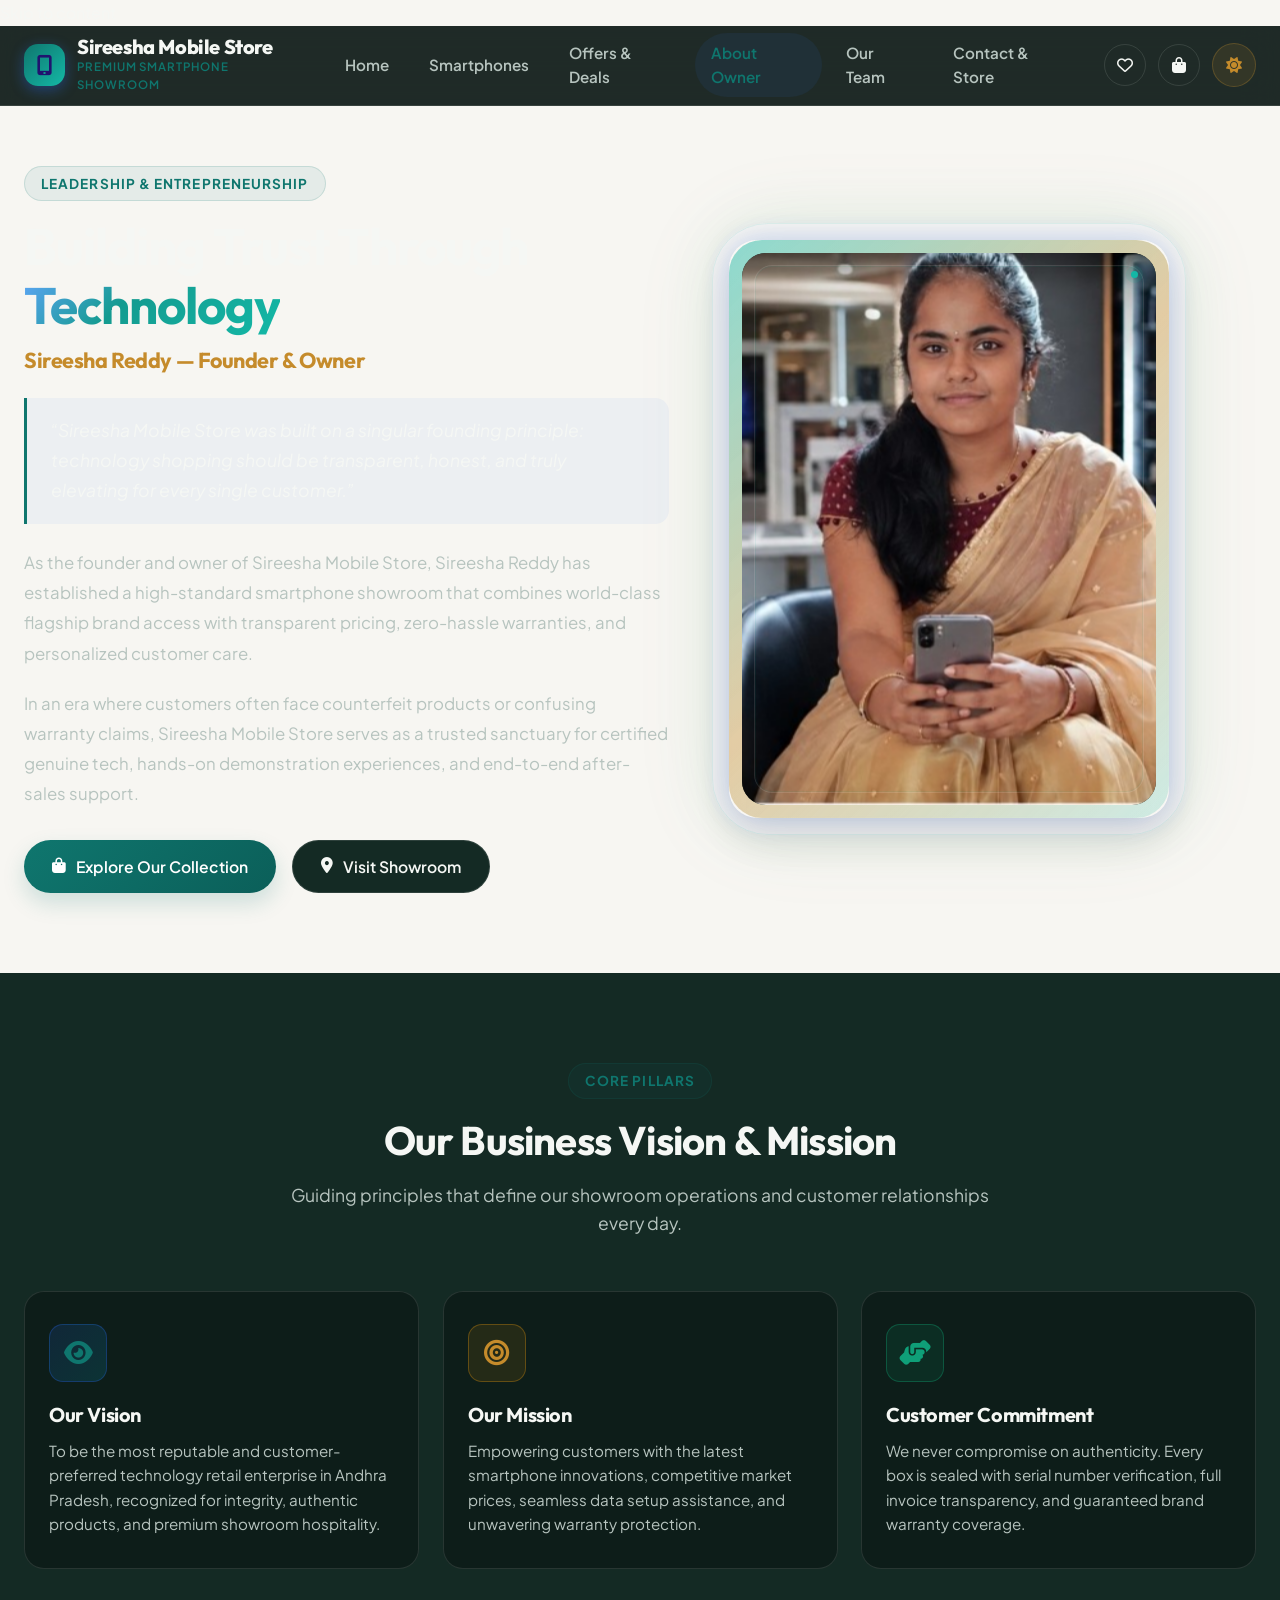
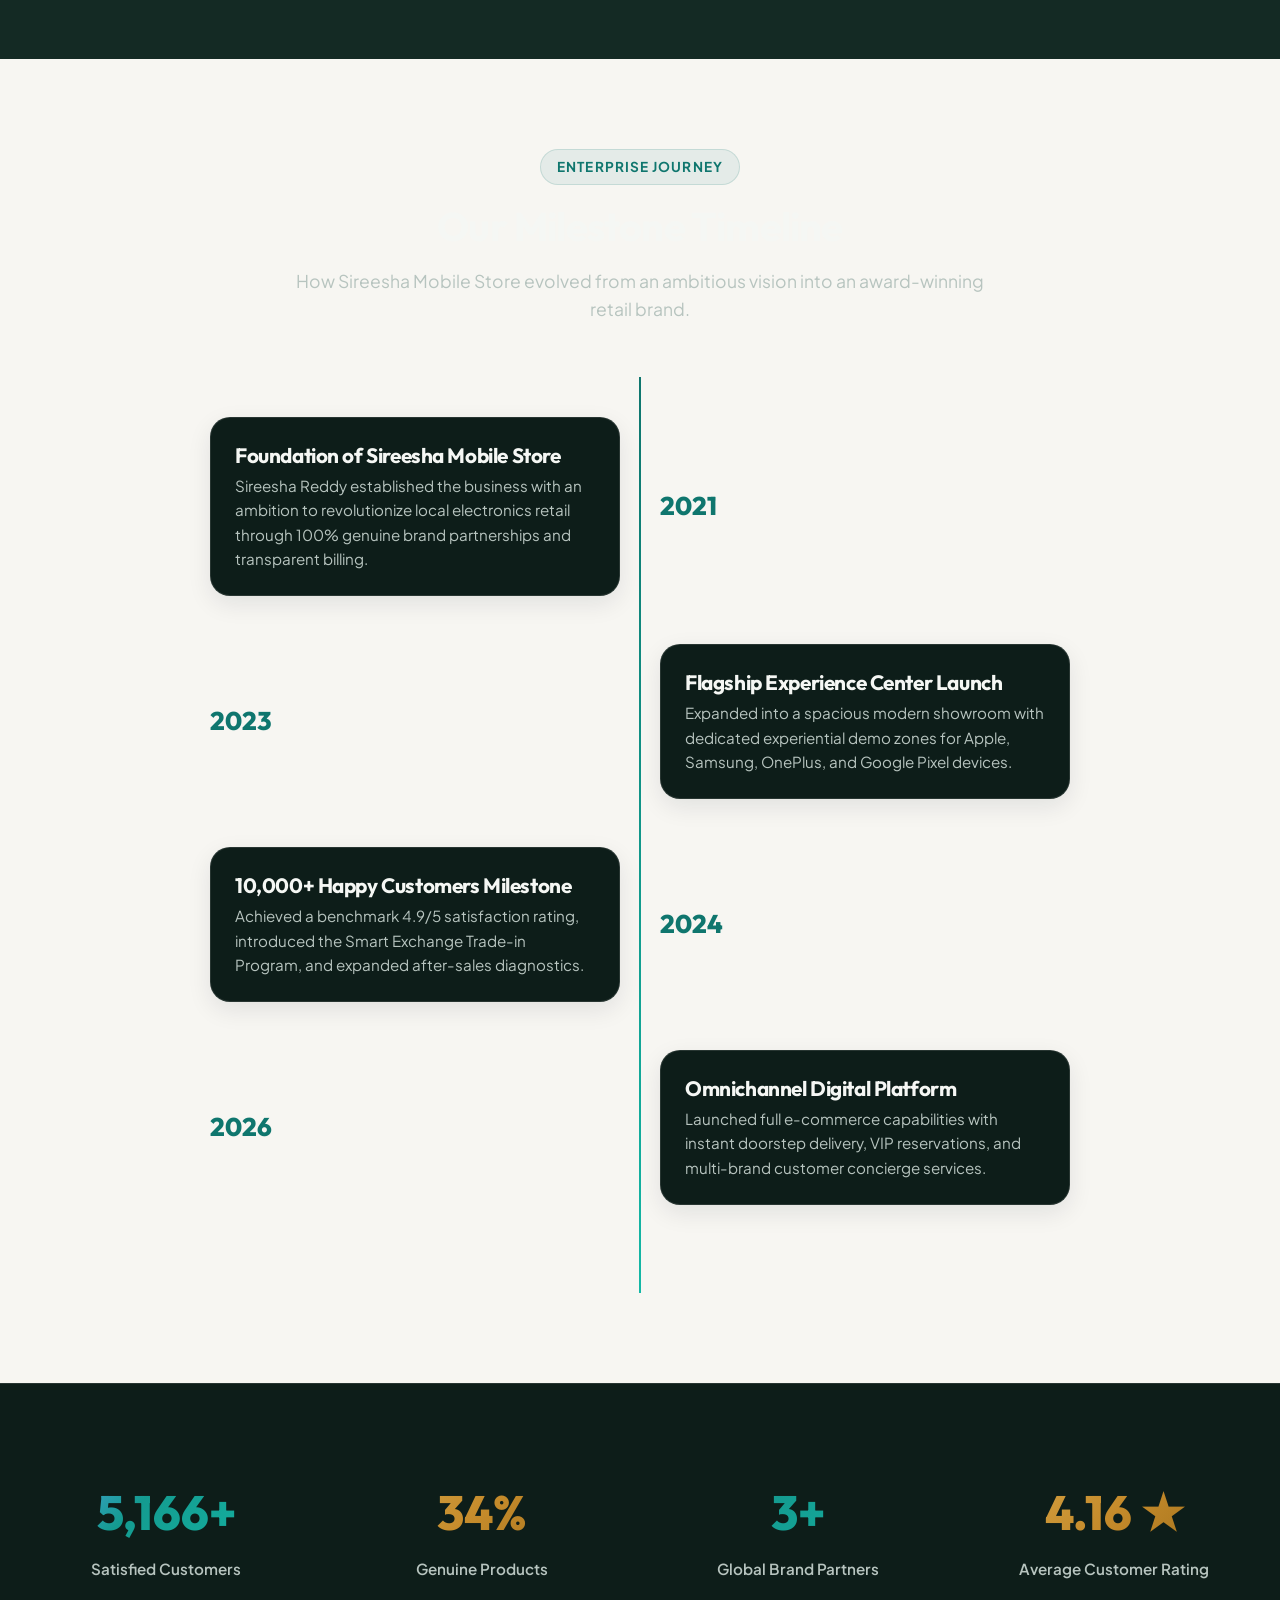
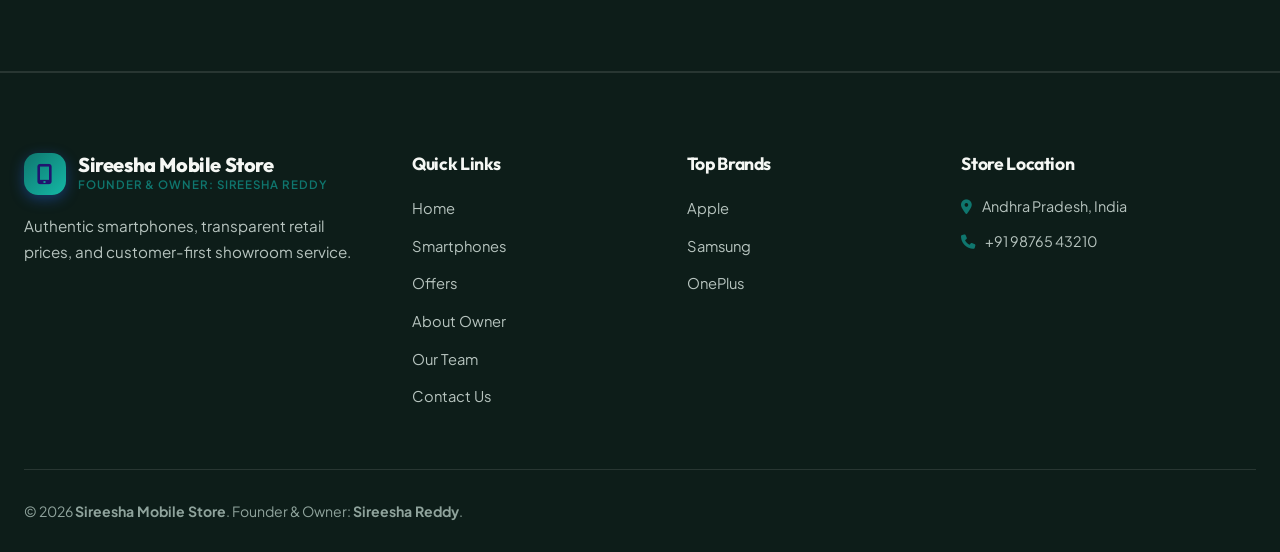
<file: Sireesha_Mobile_Store_Team_Enhanced/sireesha_v2/about.html>
<!DOCTYPE html>
<html lang="en" data-theme="dark">
<head>
  <meta charset="UTF-8">
  <meta name="viewport" content="width=device-width, initial-scale=1.0">
  <title>About Founder & Business — Sireesha Mobile Store</title>
  <meta name="description" content="Learn about Sireesha Reddy, Founder & Owner of Sireesha Mobile Store, our retail business vision, customer commitment, and showroom history.">
  
  <link rel="stylesheet" href="https://cdnjs.cloudflare.com/ajax/libs/font-awesome/6.5.1/css/all.min.css">
  <link rel="stylesheet" href="css/style.css">
</head>
<body>
  <a class="skip-link" href="#main-content">Skip to content</a>

  <!-- ==================== HEADER ==================== -->
  <header class="site-header">
    <div class="container header-container">
      <a href="index.html" class="logo-brand">
        <div class="logo-icon-box">
          <i class="fa-solid fa-mobile-screen-button"></i>
        </div>
        <div class="logo-text-group">
          <span class="logo-title">Sireesha Mobile Store</span>
          <span class="logo-subtitle">Premium Smartphone Showroom</span>
        </div>
      </a>

      <nav class="nav-menu">
        <a href="index.html" class="nav-link">Home</a>
        <a href="mobiles.html" class="nav-link">Smartphones</a>
        <a href="offers.html" class="nav-link">Offers & Deals</a>
        <a href="about.html" class="nav-link active">About Owner</a>
        <a href="team.html" class="nav-link">Our Team</a>
        <a href="contact.html" class="nav-link">Contact & Store</a>
      </nav>

      <div class="header-actions">
        <button class="action-btn open-wishlist-btn" title="Wishlist" aria-label="View Wishlist">
          <i class="fa-regular fa-heart"></i>
          <span class="badge-count wishlist-badge-count" style="display: none;">0</span>
        </button>
        <button class="action-btn open-cart-btn" title="Shopping Cart" aria-label="View Cart">
          <i class="fa-solid fa-bag-shopping"></i>
          <span class="badge-count cart-badge-count" style="display: none;">0</span>
        </button>
        <button class="action-btn theme-toggle-btn" title="Toggle Theme" aria-label="Toggle Theme">
          <i class="fa-solid fa-sun" style="color: #f59e0b;"></i>
        </button>
        <button class="mobile-nav-toggle" aria-label="Toggle Navigation">
          <i class="fa-solid fa-bars"></i>
        </button>
      </div>
    </div>
  </header>

  <!-- ==================== ABOUT HERO ==================== -->
  <section class="section" style="padding-top: 60px; padding-bottom: 80px;">
    <div class="container about-hero-grid">
      
      <div>
        <span class="section-badge">Leadership & Entrepreneurship</span>
        <h1 style="font-size: 3.2rem; margin-bottom: 12px; line-height: 1.15;">
          Building Trust Through <span class="gradient-text">Technology</span>
        </h1>
        <h2 style="font-size: 1.35rem; color: var(--accent-gold); font-weight: 700; margin-bottom: 24px;">
          Sireesha Reddy — Founder & Owner
        </h2>

        <div class="founder-quote-box">
          “Sireesha Mobile Store was built on a singular founding principle: technology shopping should be transparent, honest, and truly elevating for every single customer.”
        </div>

        <p style="color: var(--text-muted); font-size: 1.05rem; line-height: 1.8; margin-bottom: 20px;">
          As the founder and owner of Sireesha Mobile Store, Sireesha Reddy has established a high-standard smartphone showroom that combines world-class flagship brand access with transparent pricing, zero-hassle warranties, and personalized customer care.
        </p>

        <p style="color: var(--text-muted); font-size: 1.05rem; line-height: 1.8; margin-bottom: 30px;">
          In an era where customers often face counterfeit products or confusing warranty claims, Sireesha Mobile Store serves as a trusted sanctuary for certified genuine tech, hands-on demonstration experiences, and end-to-end after-sales support.
        </p>

        <div style="display: flex; gap: 16px; flex-wrap: wrap;">
          <a href="mobiles.html" class="btn btn-primary">
            <i class="fa-solid fa-bag-shopping"></i> Explore Our Collection
          </a>
          <a href="contact.html" class="btn btn-secondary">
            <i class="fa-solid fa-location-dot"></i> Visit Showroom
          </a>
        </div>
      </div>

      <div class="founder-card-frame">
        <div class="founder-image-container">
          <img src="images/profile/sireesha_hero.jpg" alt="Sireesha Reddy, Founder & Owner of Sireesha Mobile Store" class="founder-photo">
        </div>
      </div>

    </div>
  </section>

  <!-- ==================== BUSINESS VISION & MISSION ==================== -->
  <section class="section" style="background: var(--bg-surface-elevated);">
    <div class="container">
      <div class="section-header">
        <span class="section-badge">Core Pillars</span>
        <h2 class="section-title">Our Business Vision & Mission</h2>
        <p class="section-subtitle">Guiding principles that define our showroom operations and customer relationships every day.</p>
      </div>

      <div class="why-grid">
        <div class="why-card">
          <div class="why-icon-box"><i class="fa-solid fa-eye"></i></div>
          <h3 class="why-title">Our Vision</h3>
          <p class="why-desc">To be the most reputable and customer-preferred technology retail enterprise in Andhra Pradesh, recognized for integrity, authentic products, and premium showroom hospitality.</p>
        </div>

        <div class="why-card">
          <div class="why-icon-box" style="color: var(--accent-gold); border-color: rgba(245, 158, 11, 0.3); background: rgba(245, 158, 11, 0.1);"><i class="fa-solid fa-bullseye"></i></div>
          <h3 class="why-title">Our Mission</h3>
          <p class="why-desc">Empowering customers with the latest smartphone innovations, competitive market prices, seamless data setup assistance, and unwavering warranty protection.</p>
        </div>

        <div class="why-card">
          <div class="why-icon-box" style="color: var(--accent-emerald); border-color: rgba(16, 185, 129, 0.3); background: rgba(16, 185, 129, 0.1);"><i class="fa-solid fa-handshake-angle"></i></div>
          <h3 class="why-title">Customer Commitment</h3>
          <p class="why-desc">We never compromise on authenticity. Every box is sealed with serial number verification, full invoice transparency, and guaranteed brand warranty coverage.</p>
        </div>
      </div>
    </div>
  </section>

  <!-- ==================== GROWTH TIMELINE ==================== -->
  <section class="section">
    <div class="container">
      <div class="section-header">
        <span class="section-badge">Enterprise Journey</span>
        <h2 class="section-title">Our Milestone Timeline</h2>
        <p class="section-subtitle">How Sireesha Mobile Store evolved from an ambitious vision into an award-winning retail brand.</p>
      </div>

      <div class="timeline-track">
        
        <!-- 2021 -->
        <div class="timeline-node">
          <div class="timeline-content">
            <h3 style="font-size: 1.3rem; margin-bottom: 6px;">Foundation of Sireesha Mobile Store</h3>
            <p style="font-size: 0.95rem; color: var(--text-muted);">
              Sireesha Reddy established the business with an ambition to revolutionize local electronics retail through 100% genuine brand partnerships and transparent billing.
            </p>
          </div>
          <div class="timeline-year-badge">2021</div>
        </div>

        <!-- 2023 -->
        <div class="timeline-node">
          <div class="timeline-year-badge">2023</div>
          <div class="timeline-content">
            <h3 style="font-size: 1.3rem; margin-bottom: 6px;">Flagship Experience Center Launch</h3>
            <p style="font-size: 0.95rem; color: var(--text-muted);">
              Expanded into a spacious modern showroom with dedicated experiential demo zones for Apple, Samsung, OnePlus, and Google Pixel devices.
            </p>
          </div>
        </div>

        <!-- 2024 -->
        <div class="timeline-node">
          <div class="timeline-content">
            <h3 style="font-size: 1.3rem; margin-bottom: 6px;">10,000+ Happy Customers Milestone</h3>
            <p style="font-size: 0.95rem; color: var(--text-muted);">
              Achieved a benchmark 4.9/5 satisfaction rating, introduced the Smart Exchange Trade-in Program, and expanded after-sales diagnostics.
            </p>
          </div>
          <div class="timeline-year-badge">2024</div>
        </div>

        <!-- 2026 -->
        <div class="timeline-node">
          <div class="timeline-year-badge">2026</div>
          <div class="timeline-content">
            <h3 style="font-size: 1.3rem; margin-bottom: 6px;">Omnichannel Digital Platform</h3>
            <p style="font-size: 0.95rem; color: var(--text-muted);">
              Launched full e-commerce capabilities with instant doorstep delivery, VIP reservations, and multi-brand customer concierge services.
            </p>
          </div>
        </div>

      </div>
    </div>
  </section>

  <!-- ==================== STATS COUNTER ==================== -->
  <section class="section" style="background: var(--bg-surface); border-top: 1px solid var(--border-subtle); border-bottom: 1px solid var(--border-subtle);">
    <div class="container">
      <div style="display: grid; grid-template-columns: repeat(auto-fit, minmax(200px, 1fr)); gap: 32px; text-align: center;">
        <div>
          <div class="stat-counter gradient-text" data-target="15000" data-suffix="+" style="font-family: var(--font-heading); font-size: 3rem; font-weight: 800;">0</div>
          <div style="font-size: 0.95rem; color: var(--text-muted); font-weight: 600; margin-top: 6px;">Satisfied Customers</div>
        </div>
        <div>
          <div class="stat-counter gold-gradient-text" data-target="100" data-suffix="%" style="font-family: var(--font-heading); font-size: 3rem; font-weight: 800;">0</div>
          <div style="font-size: 0.95rem; color: var(--text-muted); font-weight: 600; margin-top: 6px;">Genuine Products</div>
        </div>
        <div>
          <div class="stat-counter gradient-text" data-target="10" data-suffix="+" style="font-family: var(--font-heading); font-size: 3rem; font-weight: 800;">0</div>
          <div style="font-size: 0.95rem; color: var(--text-muted); font-weight: 600; margin-top: 6px;">Global Brand Partners</div>
        </div>
        <div>
          <div class="stat-counter gold-gradient-text" data-target="49" data-prefix="4." data-suffix=" ★" style="font-family: var(--font-heading); font-size: 3rem; font-weight: 800;">0</div>
          <div style="font-size: 0.95rem; color: var(--text-muted); font-weight: 600; margin-top: 6px;">Average Customer Rating</div>
        </div>
      </div>
    </div>
  </section>

  <!-- ==================== FOOTER ==================== -->
  <footer class="site-footer">
    <div class="container">
      <div class="footer-top-grid">
        <div class="footer-brand-col">
          <a href="index.html" class="logo-brand">
            <div class="logo-icon-box"><i class="fa-solid fa-mobile-screen-button"></i></div>
            <div class="logo-text-group">
              <span class="logo-title">Sireesha Mobile Store</span>
              <span class="logo-subtitle">Founder & Owner: Sireesha Reddy</span>
            </div>
          </a>
          <p class="footer-brand-p">
            Authentic smartphones, transparent retail prices, and customer-first showroom service.
          </p>
        </div>
        <div>
          <h4 class="footer-col-title">Quick Links</h4>
          <ul class="footer-nav-list">
            <li><a href="index.html">Home</a></li>
            <li><a href="mobiles.html">Smartphones</a></li>
            <li><a href="offers.html">Offers</a></li>
            <li><a href="about.html">About Owner</a></li>
            <li><a href="team.html">Our Team</a></li>
            <li><a href="contact.html">Contact Us</a></li>
          </ul>
        </div>
        <div>
          <h4 class="footer-col-title">Top Brands</h4>
          <ul class="footer-nav-list">
            <li><a href="mobiles.html?brand=Apple">Apple</a></li>
            <li><a href="mobiles.html?brand=Samsung">Samsung</a></li>
            <li><a href="mobiles.html?brand=OnePlus">OnePlus</a></li>
          </ul>
        </div>
        <div>
          <h4 class="footer-col-title">Store Location</h4>
          <ul class="footer-nav-list">
            <li style="color: var(--text-muted); font-size: 0.9rem;"><i class="fa-solid fa-location-dot" style="color: var(--primary); margin-right: 8px;"></i> Andhra Pradesh, India</li>
            <li style="color: var(--text-muted); font-size: 0.9rem;"><i class="fa-solid fa-phone" style="color: var(--primary); margin-right: 8px;"></i> +91 98765 43210</li>
          </ul>
        </div>
      </div>
      <div class="footer-bottom-bar">
        <div>© 2026 <strong>Sireesha Mobile Store</strong>. Founder & Owner: <strong>Sireesha Reddy</strong>.</div>
      </div>
    </div>
  </footer>

  <!-- ==================== DRAWERS ==================== -->
  <div class="drawer-backdrop" id="drawer-backdrop">
    <div class="drawer-panel" id="cart-drawer-panel" style="display: none;">
      <div class="drawer-header">
        <h3 class="drawer-title"><i class="fa-solid fa-bag-shopping" style="color: var(--primary);"></i> Your Cart</h3>
        <button class="drawer-close-btn">✕</button>
      </div>
      <div class="drawer-body" id="cart-drawer-items"></div>
      <div class="drawer-footer" id="cart-drawer-summary"></div>
    </div>

    <div class="drawer-panel" id="wishlist-drawer-panel" style="display: none;">
      <div class="drawer-header">
        <h3 class="drawer-title"><i class="fa-solid fa-heart" style="color: var(--accent-rose);"></i> Saved Wishlist</h3>
        <button class="drawer-close-btn">✕</button>
      </div>
      <div class="drawer-body" id="wishlist-drawer-items"></div>
    </div>
  </div>

  <script src="js/products.js"></script>
  <script src="js/cart.js"></script>
  <script src="js/animations.js"></script>
  <script src="js/script.js"></script>
</body>
</html>
</file>
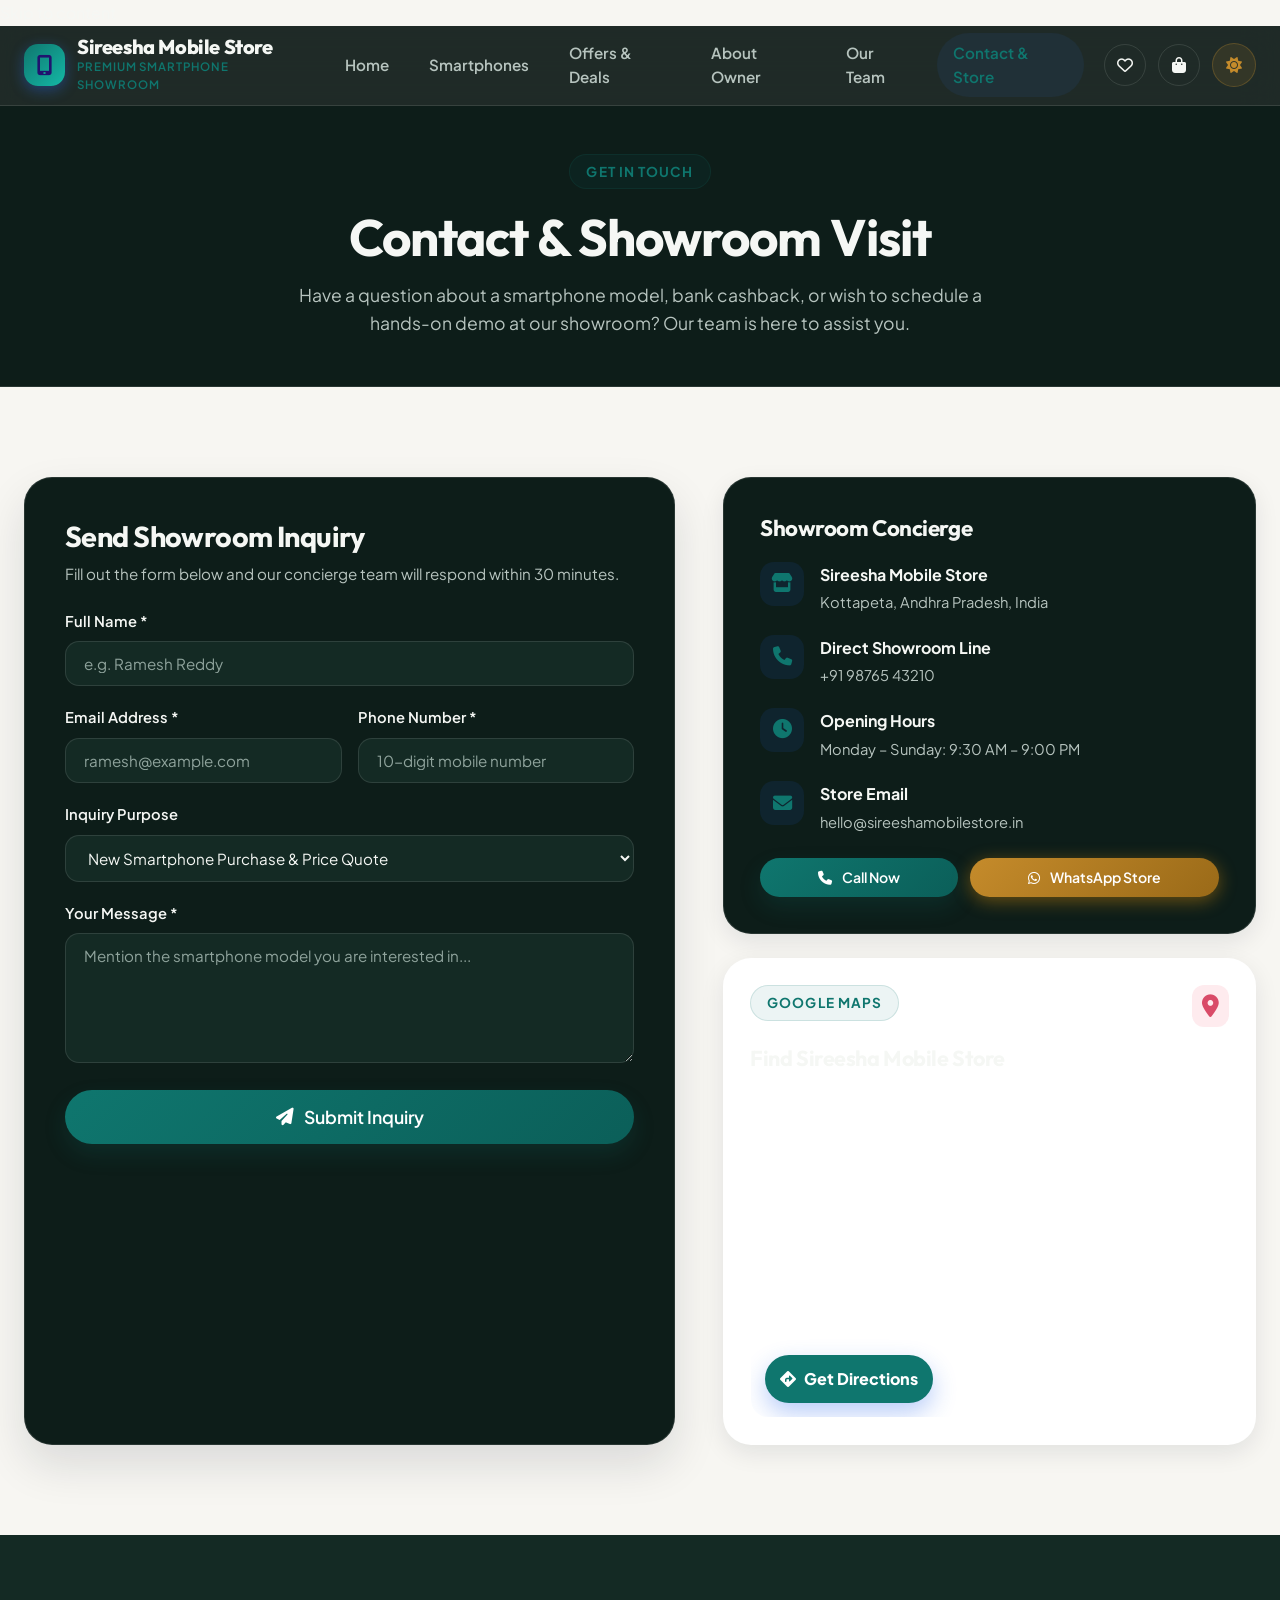
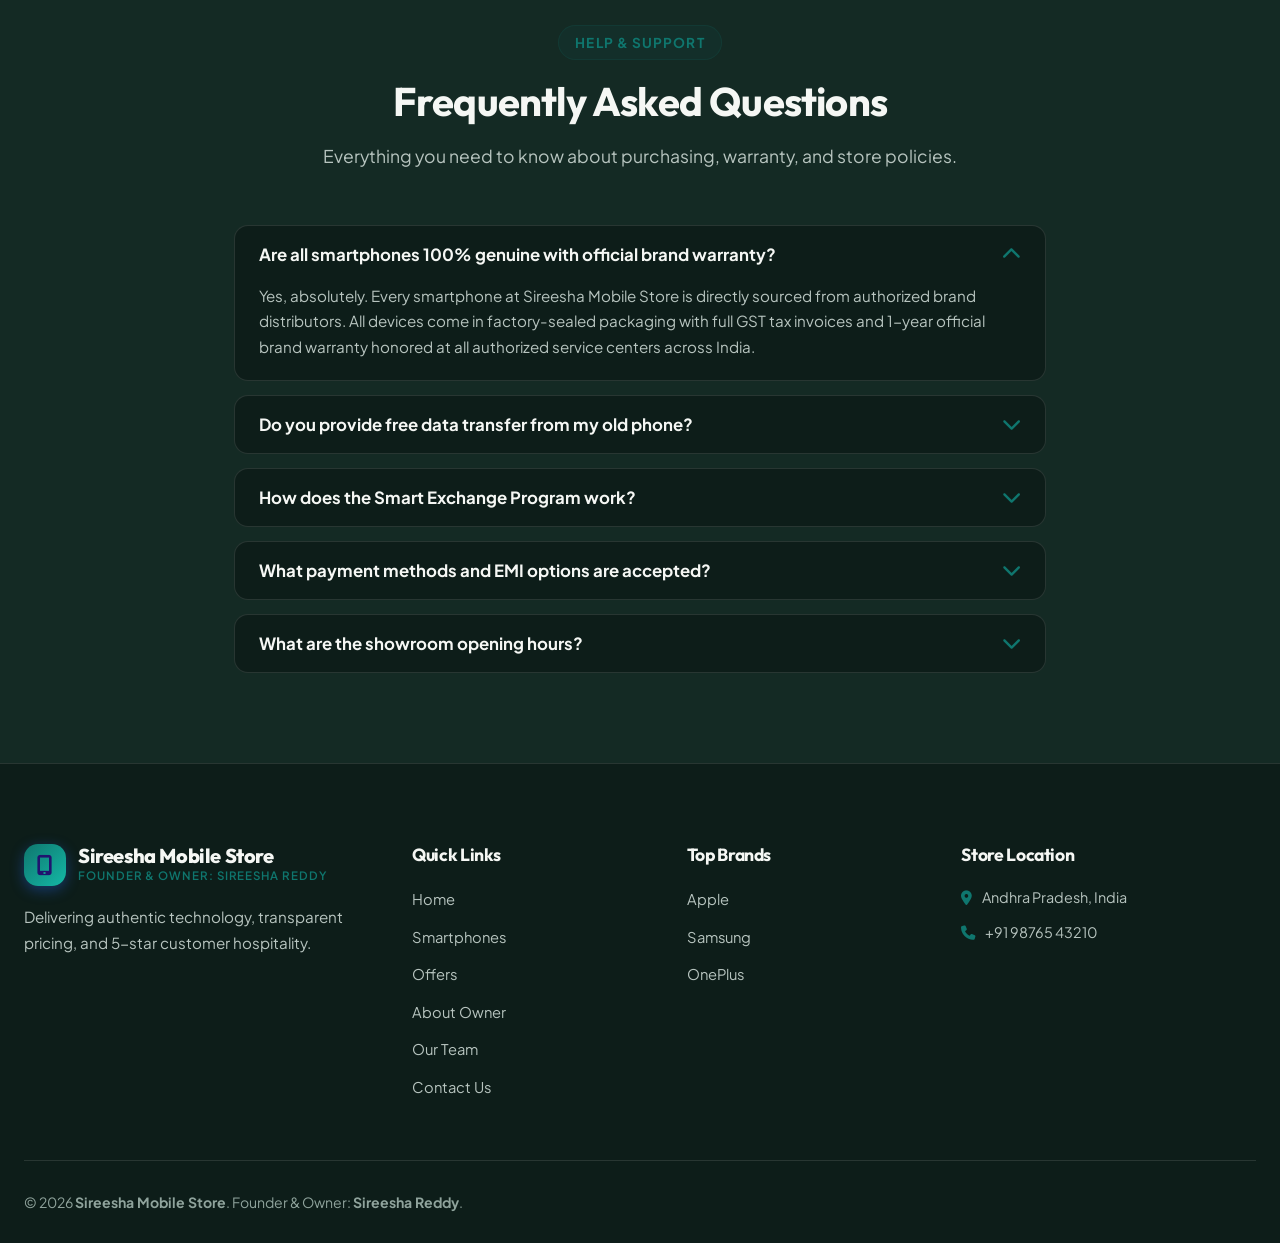
<file: Sireesha_Mobile_Store_Team_Enhanced/sireesha_v2/contact.html>
<!DOCTYPE html>
<html lang="en" data-theme="dark">
<head>
  <meta charset="UTF-8">
  <meta name="viewport" content="width=device-width, initial-scale=1.0">
  <title>Contact & Showroom Location — Sireesha Mobile Store</title>
  <meta name="description" content="Get in touch with Sireesha Mobile Store, book a VIP showroom visit, inquire about smartphone availability, or get directions to our flagship showroom.">
  
  <link rel="stylesheet" href="https://cdnjs.cloudflare.com/ajax/libs/font-awesome/6.5.1/css/all.min.css">
  <link rel="stylesheet" href="css/style.css">
</head>
<body>
  <a class="skip-link" href="#main-content">Skip to content</a>

  <!-- ==================== HEADER ==================== -->
  <header class="site-header">
    <div class="container header-container">
      <a href="index.html" class="logo-brand">
        <div class="logo-icon-box">
          <i class="fa-solid fa-mobile-screen-button"></i>
        </div>
        <div class="logo-text-group">
          <span class="logo-title">Sireesha Mobile Store</span>
          <span class="logo-subtitle">Premium Smartphone Showroom</span>
        </div>
      </a>

      <nav class="nav-menu">
        <a href="index.html" class="nav-link">Home</a>
        <a href="mobiles.html" class="nav-link">Smartphones</a>
        <a href="offers.html" class="nav-link">Offers & Deals</a>
        <a href="about.html" class="nav-link">About Owner</a>
        <a href="team.html" class="nav-link">Our Team</a>
        <a href="contact.html" class="nav-link active">Contact & Store</a>
      </nav>

      <div class="header-actions">
        <button class="action-btn open-wishlist-btn" title="Wishlist" aria-label="View Wishlist">
          <i class="fa-regular fa-heart"></i>
          <span class="badge-count wishlist-badge-count" style="display: none;">0</span>
        </button>
        <button class="action-btn open-cart-btn" title="Shopping Cart" aria-label="View Cart">
          <i class="fa-solid fa-bag-shopping"></i>
          <span class="badge-count cart-badge-count" style="display: none;">0</span>
        </button>
        <button class="action-btn theme-toggle-btn" title="Toggle Theme" aria-label="Toggle Theme">
          <i class="fa-solid fa-sun" style="color: #f59e0b;"></i>
        </button>
        <button class="mobile-nav-toggle" aria-label="Toggle Navigation">
          <i class="fa-solid fa-bars"></i>
        </button>
      </div>
    </div>
  </header>

  <!-- ==================== PAGE BANNER ==================== -->
  <div style="background: var(--bg-surface); border-bottom: 1px solid var(--border-subtle); padding: 48px 0;">
    <div class="container text-center" style="text-align: center; max-width: 760px; margin: 0 auto;">
      <span class="section-badge">Get in Touch</span>
      <h1 style="font-size: 3.2rem; margin-bottom: 12px;">Contact & Showroom Visit</h1>
      <p style="color: var(--text-muted); font-size: 1.1rem;">
        Have a question about a smartphone model, bank cashback, or wish to schedule a hands-on demo at our showroom? Our team is here to assist you.
      </p>
    </div>
  </div>

  <!-- ==================== MAIN CONTACT & LOCATION SECTION ==================== -->
  <main id="main-content" class="section">
    <div class="container">
      <div class="contact-layout">
        
        <!-- Contact Form Card -->
        <div class="contact-form-card">
          <h2 style="font-size: 1.8rem; margin-bottom: 8px;">Send Showroom Inquiry</h2>
          <p style="color: var(--text-muted); font-size: 0.95rem; margin-bottom: 24px;">Fill out the form below and our concierge team will respond within 30 minutes.</p>

          <form id="contact-form" novalidate>
            <div class="form-group">
              <label class="form-label" for="contact-name">Full Name *</label>
              <input type="text" id="contact-name" class="form-control" placeholder="e.g. Ramesh Reddy" required>
              <span class="form-error-msg">Please enter your name</span>
            </div>

            <div style="display: grid; grid-template-columns: 1fr 1fr; gap: 16px;">
              <div class="form-group">
                <label class="form-label" for="contact-email">Email Address *</label>
                <input type="email" id="contact-email" class="form-control" placeholder="ramesh@example.com" required>
                <span class="form-error-msg">Valid email required</span>
              </div>
              <div class="form-group">
                <label class="form-label" for="contact-phone">Phone Number *</label>
                <input type="tel" id="contact-phone" class="form-control" placeholder="10-digit mobile number" required>
                <span class="form-error-msg">Valid phone required</span>
              </div>
            </div>

            <div class="form-group">
              <label class="form-label" for="contact-subject">Inquiry Purpose</label>
              <select id="contact-subject" class="form-control">
                <option>New Smartphone Purchase & Price Quote</option>
                <option>Smart Exchange / Trade-In Valuation</option>
                <option>Bank Cashbacks & No-Cost EMI Options</option>
                <option>Book VIP Showroom Hands-On Demo</option>
                <option>Warranty & After-Sales Support</option>
              </select>
            </div>

            <div class="form-group">
              <label class="form-label" for="contact-message">Your Message *</label>
              <textarea id="contact-message" class="form-control" placeholder="Mention the smartphone model you are interested in..." required></textarea>
              <span class="form-error-msg">Please enter a message</span>
            </div>

            <button type="submit" class="btn btn-primary btn-lg" style="width: 100%;">
              <i class="fa-solid fa-paper-plane"></i> Submit Inquiry
            </button>
          </form>
        </div>

        <!-- Showroom Information & Quick Channels -->
        <div style="display: flex; flex-direction: column; gap: 24px;">
          
          <div style="background: var(--bg-surface); border: 1px solid var(--border-subtle); border-radius: var(--radius-xl); padding: 36px; box-shadow: var(--shadow-md);">
            <h3 style="font-size: 1.4rem; margin-bottom: 20px;">Showroom Concierge</h3>
            
            <div class="location-details-list" style="margin: 0 0 24px 0;">
              <div class="location-detail-item">
                <div class="loc-icon"><i class="fa-solid fa-store"></i></div>
                <div class="loc-text">
                  <strong>Sireesha Mobile Store</strong>
                  <span>Kottapeta, Andhra Pradesh, India</span>
                </div>
              </div>

              <div class="location-detail-item">
                <div class="loc-icon"><i class="fa-solid fa-phone"></i></div>
                <div class="loc-text">
                  <strong>Direct Showroom Line</strong>
                  <span>+91 98765 43210</span>
                </div>
              </div>

              <div class="location-detail-item">
                <div class="loc-icon"><i class="fa-solid fa-clock"></i></div>
                <div class="loc-text">
                  <strong>Opening Hours</strong>
                  <span>Monday – Sunday: 9:30 AM – 9:00 PM</span>
                </div>
              </div>

              <div class="location-detail-item">
                <div class="loc-icon"><i class="fa-solid fa-envelope"></i></div>
                <div class="loc-text">
                  <strong>Store Email</strong>
                  <span><a href="mailto:hello@sireeshamobilestore.in">hello@sireeshamobilestore.in</a></span>
                </div>
              </div>
            </div>

            <div style="display: flex; gap: 12px; flex-wrap: wrap;">
              <a href="tel:+919876543210" class="btn btn-primary btn-sm" style="flex-grow: 1;">
                <i class="fa-solid fa-phone"></i> Call Now
              </a>
              <a href="https://wa.me/919876543210" target="_blank" class="btn btn-gold btn-sm" style="flex-grow: 1;">
                <i class="fa-brands fa-whatsapp"></i> WhatsApp Store
              </a>
            </div>
          </div>

          <!-- Premium Google Maps Area -->
          <div class="contact-map-card">
            <div class="contact-map-heading">
              <div><span class="section-badge">Google Maps</span><h3>Find Sireesha Mobile Store</h3></div>
              <i class="fa-solid fa-location-dot"></i>
            </div>
            <div class="contact-map-frame">
              <iframe title="Google Maps — Sireesha Mobile Store Kottapeta" src="https://www.google.com/maps?q=Sireesha%20Mobile%20Store%20Kottapeta%20Andhra%20Pradesh%20India&output=embed" loading="lazy" referrerpolicy="no-referrer-when-downgrade"></iframe>
              <a href="https://www.google.com/maps/search/?api=1&query=Sireesha+Mobile+Store+Kottapeta+Andhra+Pradesh+India" target="_blank" rel="noopener" class="map-floating-button"><i class="fa-solid fa-diamond-turn-right"></i> Get Directions</a>
            </div>
          </div>

        </div>

      </div>
    </div>
  </main>

  <!-- ==================== FREQUENTLY ASKED QUESTIONS (FAQ) ==================== -->
  <section class="section" style="background: var(--bg-surface-elevated);">
    <div class="container" style="max-width: 860px;">
      <div class="section-header">
        <span class="section-badge">Help & Support</span>
        <h2 class="section-title">Frequently Asked Questions</h2>
        <p class="section-subtitle">Everything you need to know about purchasing, warranty, and store policies.</p>
      </div>

      <div class="faq-accordion">
        
        <div class="faq-item active">
          <button class="faq-question">
            <span>Are all smartphones 100% genuine with official brand warranty?</span>
            <i class="fa-solid fa-chevron-down faq-icon"></i>
          </button>
          <div class="faq-answer">
            Yes, absolutely. Every smartphone at Sireesha Mobile Store is directly sourced from authorized brand distributors. All devices come in factory-sealed packaging with full GST tax invoices and 1-year official brand warranty honored at all authorized service centers across India.
          </div>
        </div>

        <div class="faq-item">
          <button class="faq-question">
            <span>Do you provide free data transfer from my old phone?</span>
            <i class="fa-solid fa-chevron-down faq-icon"></i>
          </button>
          <div class="faq-answer">
            Yes! Our showroom technical specialists assist you with complete 100% data migration (contacts, WhatsApp chats, photos, apps, and accounts) free of charge when you purchase your smartphone from us.
          </div>
        </div>

        <div class="faq-item">
          <button class="faq-question">
            <span>How does the Smart Exchange Program work?</span>
            <i class="fa-solid fa-chevron-down faq-icon"></i>
          </button>
          <div class="faq-answer">
            Bring your existing smartphone in any working condition to our showroom. Our diagnostic specialist will run a 5-minute evaluation and offer you top market value plus an exclusive founder exchange bonus up to ₹5,000 deducted directly from your new phone purchase.
          </div>
        </div>

        <div class="faq-item">
          <button class="faq-question">
            <span>What payment methods and EMI options are accepted?</span>
            <i class="fa-solid fa-chevron-down faq-icon"></i>
          </button>
          <div class="faq-answer">
            We accept all major Credit Cards, Debit Cards, UPI, Net Banking, and offer 0% interest No-Cost EMI through HDFC, ICICI, SBI, Axis, Bajaj Finserv, and ZestMoney with flexible tenures up to 24 months.
          </div>
        </div>

        <div class="faq-item">
          <button class="faq-question">
            <span>What are the showroom opening hours?</span>
            <i class="fa-solid fa-chevron-down faq-icon"></i>
          </button>
          <div class="faq-answer">
            Our flagship showroom is open 7 days a week, Monday through Sunday, from 9:30 AM to 10:00 PM. Walk-ins are always warmly welcomed!
          </div>
        </div>

      </div>
    </div>
  </section>

  <!-- ==================== FOOTER ==================== -->
  <footer class="site-footer">
    <div class="container">
      <div class="footer-top-grid">
        <div class="footer-brand-col">
          <a href="index.html" class="logo-brand">
            <div class="logo-icon-box"><i class="fa-solid fa-mobile-screen-button"></i></div>
            <div class="logo-text-group">
              <span class="logo-title">Sireesha Mobile Store</span>
              <span class="logo-subtitle">Founder & Owner: Sireesha Reddy</span>
            </div>
          </a>
          <p class="footer-brand-p">
            Delivering authentic technology, transparent pricing, and 5-star customer hospitality.
          </p>
        </div>
        <div>
          <h4 class="footer-col-title">Quick Links</h4>
          <ul class="footer-nav-list">
            <li><a href="index.html">Home</a></li>
            <li><a href="mobiles.html">Smartphones</a></li>
            <li><a href="offers.html">Offers</a></li>
            <li><a href="about.html">About Owner</a></li>
            <li><a href="team.html">Our Team</a></li>
            <li><a href="contact.html">Contact Us</a></li>
          </ul>
        </div>
        <div>
          <h4 class="footer-col-title">Top Brands</h4>
          <ul class="footer-nav-list">
            <li><a href="mobiles.html?brand=Apple">Apple</a></li>
            <li><a href="mobiles.html?brand=Samsung">Samsung</a></li>
            <li><a href="mobiles.html?brand=OnePlus">OnePlus</a></li>
          </ul>
        </div>
        <div>
          <h4 class="footer-col-title">Store Location</h4>
          <ul class="footer-nav-list">
            <li style="color: var(--text-muted); font-size: 0.9rem;"><i class="fa-solid fa-location-dot" style="color: var(--primary); margin-right: 8px;"></i> Andhra Pradesh, India</li>
            <li style="color: var(--text-muted); font-size: 0.9rem;"><i class="fa-solid fa-phone" style="color: var(--primary); margin-right: 8px;"></i> +91 98765 43210</li>
          </ul>
        </div>
      </div>
      <div class="footer-bottom-bar">
        <div>© 2026 <strong>Sireesha Mobile Store</strong>. Founder & Owner: <strong>Sireesha Reddy</strong>.</div>
      </div>
    </div>
  </footer>

  <!-- ==================== DRAWERS ==================== -->
  <div class="drawer-backdrop" id="drawer-backdrop">
    <div class="drawer-panel" id="cart-drawer-panel" style="display: none;">
      <div class="drawer-header">
        <h3 class="drawer-title"><i class="fa-solid fa-bag-shopping" style="color: var(--primary);"></i> Your Cart</h3>
        <button class="drawer-close-btn">✕</button>
      </div>
      <div class="drawer-body" id="cart-drawer-items"></div>
      <div class="drawer-footer" id="cart-drawer-summary"></div>
    </div>

    <div class="drawer-panel" id="wishlist-drawer-panel" style="display: none;">
      <div class="drawer-header">
        <h3 class="drawer-title"><i class="fa-solid fa-heart" style="color: var(--accent-rose);"></i> Saved Wishlist</h3>
        <button class="drawer-close-btn">✕</button>
      </div>
      <div class="drawer-body" id="wishlist-drawer-items"></div>
    </div>
  </div>

  <script src="js/products.js"></script>
  <script src="js/cart.js"></script>
  <script src="js/animations.js"></script>
  <script src="js/script.js"></script>
</body>
</html>
</file>
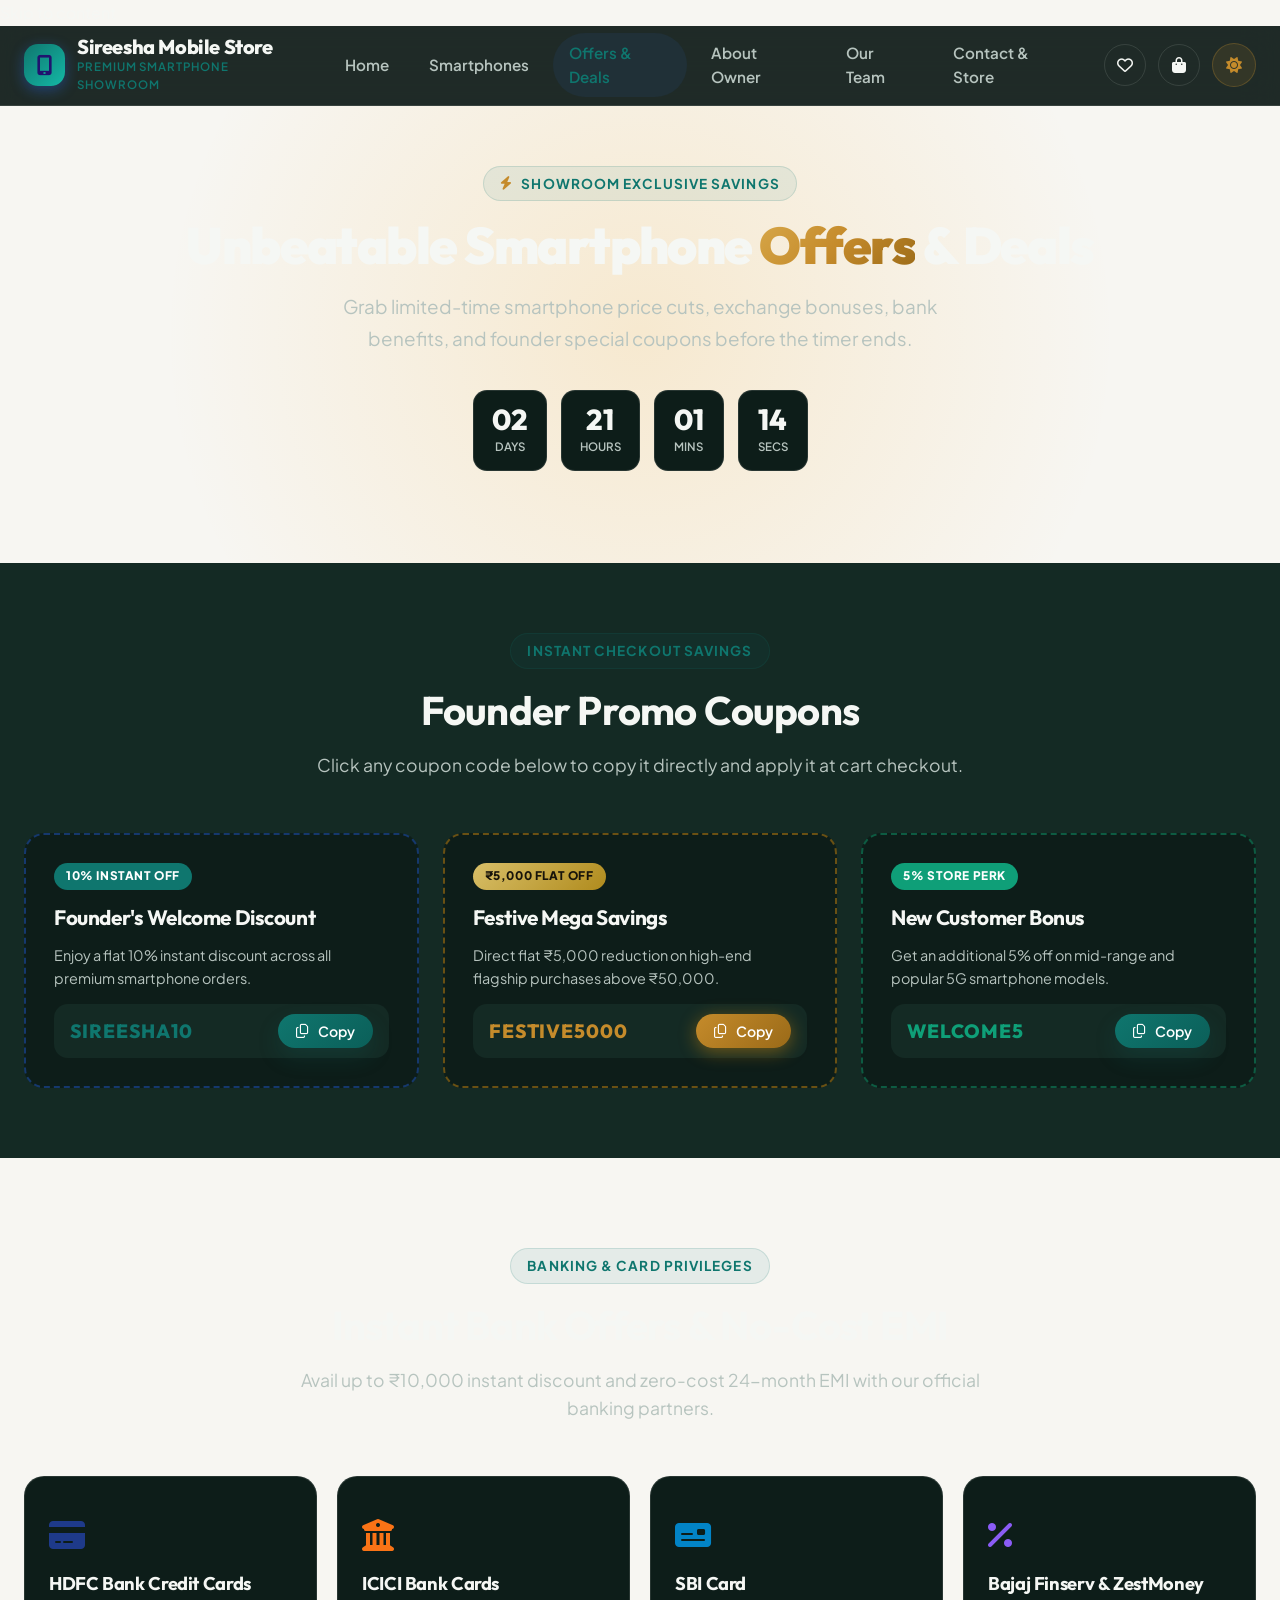
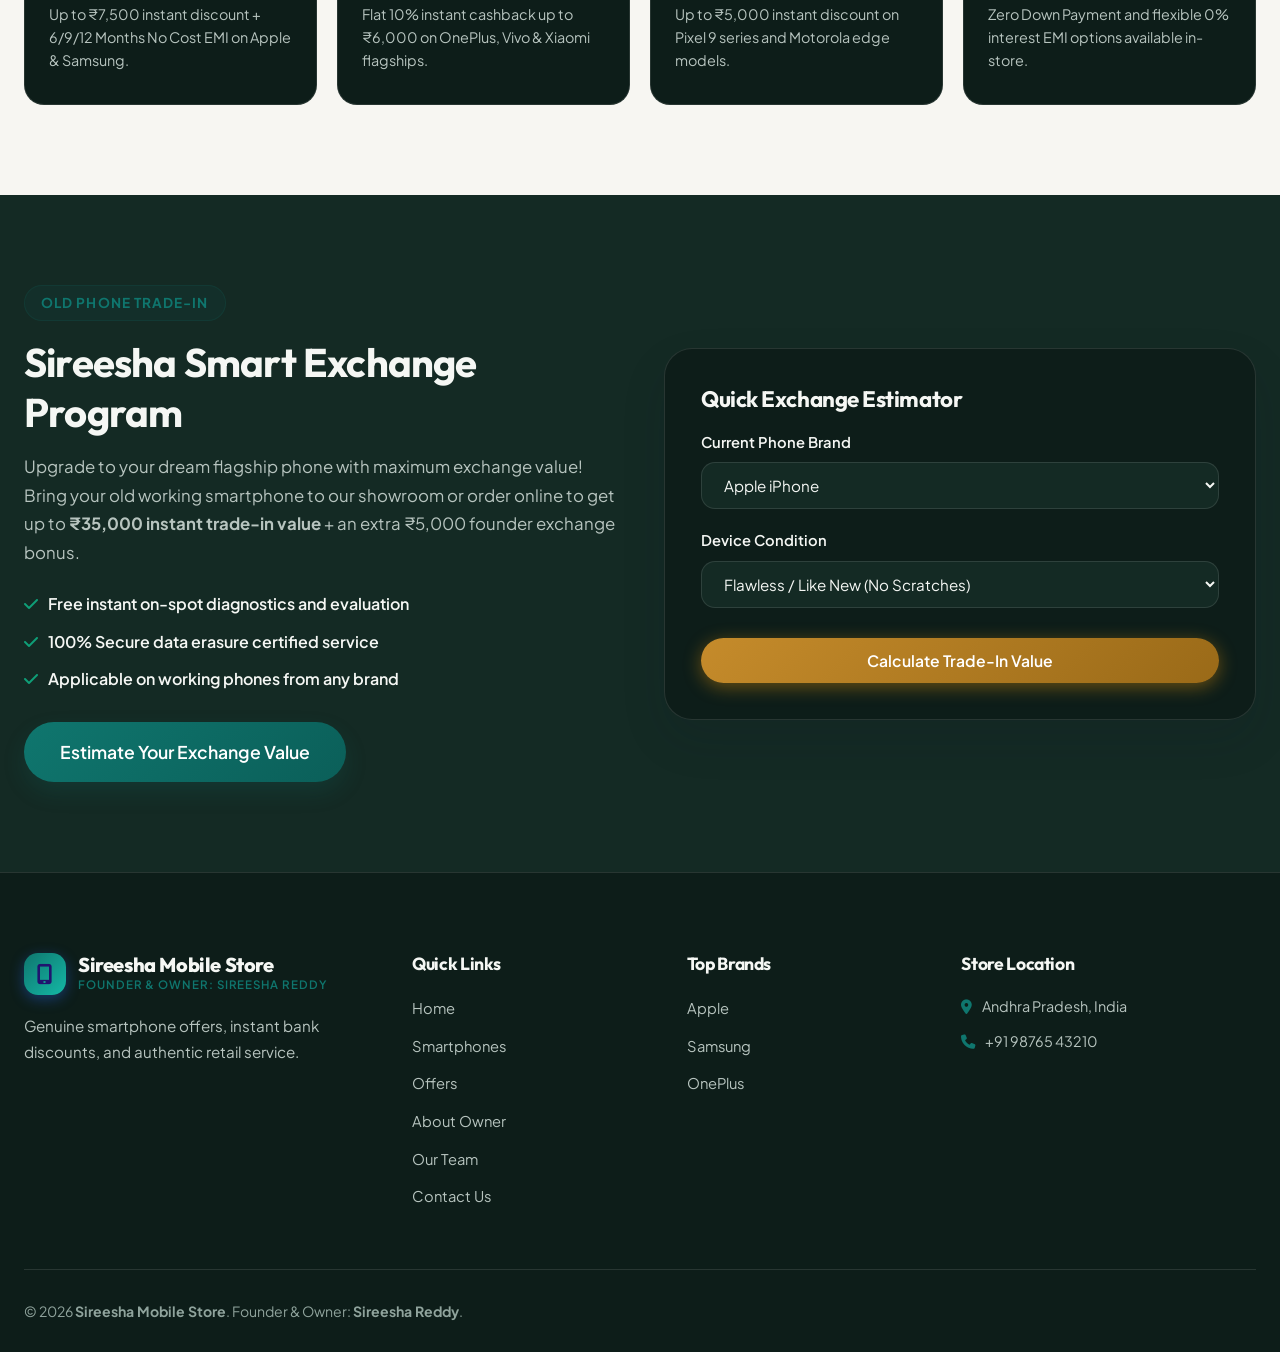
<file: Sireesha_Mobile_Store_Team_Enhanced/sireesha_v2/offers.html>
<!DOCTYPE html>
<html lang="en" data-theme="dark">
<head>
  <meta charset="UTF-8">
  <meta name="viewport" content="width=device-width, initial-scale=1.0">
  <title>Exclusive Offers & Flash Deals — Sireesha Mobile Store</title>
  <meta name="description" content="Discover unbeatable smartphone discounts, instant bank cashbacks, exchange value bonuses, and founder promo codes at Sireesha Mobile Store.">
  
  <link rel="stylesheet" href="https://cdnjs.cloudflare.com/ajax/libs/font-awesome/6.5.1/css/all.min.css">
  <link rel="stylesheet" href="css/style.css">
</head>
<body>
  <a class="skip-link" href="#main-content">Skip to content</a>

  <!-- ==================== HEADER ==================== -->
  <header class="site-header">
    <div class="container header-container">
      <a href="index.html" class="logo-brand">
        <div class="logo-icon-box">
          <i class="fa-solid fa-mobile-screen-button"></i>
        </div>
        <div class="logo-text-group">
          <span class="logo-title">Sireesha Mobile Store</span>
          <span class="logo-subtitle">Premium Smartphone Showroom</span>
        </div>
      </a>

      <nav class="nav-menu">
        <a href="index.html" class="nav-link">Home</a>
        <a href="mobiles.html" class="nav-link">Smartphones</a>
        <a href="offers.html" class="nav-link active">Offers & Deals</a>
        <a href="about.html" class="nav-link">About Owner</a>
        <a href="team.html" class="nav-link">Our Team</a>
        <a href="contact.html" class="nav-link">Contact & Store</a>
      </nav>

      <div class="header-actions">
        <button class="action-btn open-wishlist-btn" title="Wishlist" aria-label="View Wishlist">
          <i class="fa-regular fa-heart"></i>
          <span class="badge-count wishlist-badge-count" style="display: none;">0</span>
        </button>
        <button class="action-btn open-cart-btn" title="Shopping Cart" aria-label="View Cart">
          <i class="fa-solid fa-bag-shopping"></i>
          <span class="badge-count cart-badge-count" style="display: none;">0</span>
        </button>
        <button class="action-btn theme-toggle-btn" title="Toggle Theme" aria-label="Toggle Theme">
          <i class="fa-solid fa-sun" style="color: #f59e0b;"></i>
        </button>
        <button class="mobile-nav-toggle" aria-label="Toggle Navigation">
          <i class="fa-solid fa-bars"></i>
        </button>
      </div>
    </div>
  </header>

  <!-- ==================== HERO PROMO BANNER ==================== -->
  <section class="section" style="background: radial-gradient(circle at center, rgba(245, 158, 11, 0.15), transparent 70%); padding: 60px 0;">
    <div class="container text-center" style="text-align: center;">
      <span class="section-badge"><i class="fa-solid fa-bolt" style="color: var(--accent-gold);"></i> Showroom Exclusive Savings</span>
      <h1 class="hero-title" style="font-size: 3.2rem; margin-bottom: 16px;">
        Unbeatable Smartphone <span class="gold-gradient-text">Offers</span> & Deals
      </h1>
      <p class="hero-description" style="margin: 0 auto 36px auto; max-width: 650px;">
        Grab limited-time smartphone price cuts, exchange bonuses, bank benefits, and founder special coupons before the timer ends.
      </p>

      <!-- Main Flash Countdown Box -->
      <div class="countdown-box countdown-timer" style="justify-content: center;">
        <div class="timer-unit">
          <div class="timer-num timer-days">02</div>
          <div class="timer-label">Days</div>
        </div>
        <div class="timer-unit">
          <div class="timer-num timer-hours">14</div>
          <div class="timer-label">Hours</div>
        </div>
        <div class="timer-unit">
          <div class="timer-num timer-minutes">45</div>
          <div class="timer-label">Mins</div>
        </div>
        <div class="timer-unit">
          <div class="timer-num timer-seconds">20</div>
          <div class="timer-label">Secs</div>
        </div>
      </div>
    </div>
  </section>

  <!-- ==================== PROMO COUPON CARDS ==================== -->
  <section class="section" style="background: var(--bg-surface-elevated); padding: 70px 0;">
    <div class="container">
      <div class="section-header">
        <span class="section-badge">Instant Checkout Savings</span>
        <h2 class="section-title">Founder Promo Coupons</h2>
        <p class="section-subtitle">Click any coupon code below to copy it directly and apply it at cart checkout.</p>
      </div>

      <div style="display: grid; grid-template-columns: repeat(auto-fit, minmax(300px, 1fr)); gap: 24px;">
        
        <!-- Coupon 1 -->
        <div style="background: var(--bg-surface); border: 2px dashed rgba(37, 99, 235, 0.4); border-radius: var(--radius-lg); padding: 28px; display: flex; flex-direction: column; gap: 14px; position: relative;">
          <span class="card-badge badge-blue" style="position: static; align-self: flex-start;">10% Instant Off</span>
          <h3 style="font-size: 1.3rem;">Founder's Welcome Discount</h3>
          <p style="font-size: 0.9rem; color: var(--text-muted);">Enjoy a flat 10% instant discount across all premium smartphone orders.</p>
          <div style="display: flex; justify-content: space-between; align-items: center; background: var(--bg-surface-elevated); padding: 10px 16px; border-radius: var(--radius-md); margin-top: auto;">
            <code style="font-family: var(--font-heading); font-size: 1.2rem; font-weight: 800; color: var(--primary); letter-spacing: 0.05em;">SIREESHA10</code>
            <button class="btn btn-primary btn-sm" onclick="copyCoupon('SIREESHA10')"><i class="fa-regular fa-copy"></i> Copy</button>
          </div>
        </div>

        <!-- Coupon 2 -->
        <div style="background: var(--bg-surface); border: 2px dashed rgba(245, 158, 11, 0.4); border-radius: var(--radius-lg); padding: 28px; display: flex; flex-direction: column; gap: 14px; position: relative;">
          <span class="card-badge badge-gold" style="position: static; align-self: flex-start;">₹5,000 Flat Off</span>
          <h3 style="font-size: 1.3rem;">Festive Mega Savings</h3>
          <p style="font-size: 0.9rem; color: var(--text-muted);">Direct flat ₹5,000 reduction on high-end flagship purchases above ₹50,000.</p>
          <div style="display: flex; justify-content: space-between; align-items: center; background: var(--bg-surface-elevated); padding: 10px 16px; border-radius: var(--radius-md); margin-top: auto;">
            <code style="font-family: var(--font-heading); font-size: 1.2rem; font-weight: 800; color: var(--accent-gold); letter-spacing: 0.05em;">FESTIVE5000</code>
            <button class="btn btn-gold btn-sm" onclick="copyCoupon('FESTIVE5000')"><i class="fa-regular fa-copy"></i> Copy</button>
          </div>
        </div>

        <!-- Coupon 3 -->
        <div style="background: var(--bg-surface); border: 2px dashed rgba(16, 185, 129, 0.4); border-radius: var(--radius-lg); padding: 28px; display: flex; flex-direction: column; gap: 14px; position: relative;">
          <span class="card-badge badge-green" style="position: static; align-self: flex-start;">5% Store Perk</span>
          <h3 style="font-size: 1.3rem;">New Customer Bonus</h3>
          <p style="font-size: 0.9rem; color: var(--text-muted);">Get an additional 5% off on mid-range and popular 5G smartphone models.</p>
          <div style="display: flex; justify-content: space-between; align-items: center; background: var(--bg-surface-elevated); padding: 10px 16px; border-radius: var(--radius-md); margin-top: auto;">
            <code style="font-family: var(--font-heading); font-size: 1.2rem; font-weight: 800; color: var(--accent-emerald); letter-spacing: 0.05em;">WELCOME5</code>
            <button class="btn btn-primary btn-sm" style="background: var(--accent-emerald);" onclick="copyCoupon('WELCOME5')"><i class="fa-regular fa-copy"></i> Copy</button>
          </div>
        </div>

      </div>
    </div>
  </section>

  <!-- ==================== BANK PARTNER CASHBACKS ==================== -->
  <section class="section">
    <div class="container">
      <div class="section-header">
        <span class="section-badge">Banking & Card Privileges</span>
        <h2 class="section-title">Instant Bank Offers & No-Cost EMI</h2>
        <p class="section-subtitle">Avail up to ₹10,000 instant discount and zero-cost 24-month EMI with our official banking partners.</p>
      </div>

      <div style="display: grid; grid-template-columns: repeat(auto-fit, minmax(260px, 1fr)); gap: 20px;">
        <div class="why-card">
          <div style="font-size: 2rem; color: #1e3a8a; margin-bottom: 12px;"><i class="fa-solid fa-credit-card"></i></div>
          <h3 style="font-size: 1.15rem; margin-bottom: 8px;">HDFC Bank Credit Cards</h3>
          <p style="font-size: 0.9rem; color: var(--text-muted);">Up to ₹7,500 instant discount + 6/9/12 Months No Cost EMI on Apple & Samsung.</p>
        </div>

        <div class="why-card">
          <div style="font-size: 2rem; color: #f97316; margin-bottom: 12px;"><i class="fa-solid fa-building-columns"></i></div>
          <h3 style="font-size: 1.15rem; margin-bottom: 8px;">ICICI Bank Cards</h3>
          <p style="font-size: 0.9rem; color: var(--text-muted);">Flat 10% instant cashback up to ₹6,000 on OnePlus, Vivo & Xiaomi flagships.</p>
        </div>

        <div class="why-card">
          <div style="font-size: 2rem; color: #0284c7; margin-bottom: 12px;"><i class="fa-solid fa-money-check"></i></div>
          <h3 style="font-size: 1.15rem; margin-bottom: 8px;">SBI Card</h3>
          <p style="font-size: 0.9rem; color: var(--text-muted);">Up to ₹5,000 instant discount on Pixel 9 series and Motorola edge models.</p>
        </div>

        <div class="why-card">
          <div style="font-size: 2rem; color: #8b5cf6; margin-bottom: 12px;"><i class="fa-solid fa-percent"></i></div>
          <h3 style="font-size: 1.15rem; margin-bottom: 8px;">Bajaj Finserv & ZestMoney</h3>
          <p style="font-size: 0.9rem; color: var(--text-muted);">Zero Down Payment and flexible 0% interest EMI options available in-store.</p>
        </div>
      </div>
    </div>
  </section>

  <!-- ==================== SMART EXCHANGE PROGRAM ==================== -->
  <section class="section" style="background: var(--bg-surface-elevated);">
    <div class="container">
      <div style="display: grid; grid-template-columns: 1fr 1fr; gap: 48px; align-items: center;">
        <div>
          <span class="section-badge">Old Phone Trade-In</span>
          <h2 class="section-title">Sireesha Smart Exchange Program</h2>
          <p style="color: var(--text-muted); font-size: 1.05rem; line-height: 1.7; margin-bottom: 24px;">
            Upgrade to your dream flagship phone with maximum exchange value! Bring your old working smartphone to our showroom or order online to get up to <strong>₹35,000 instant trade-in value</strong> + an extra ₹5,000 founder exchange bonus.
          </p>

          <ul style="display: flex; flex-direction: column; gap: 12px; margin-bottom: 30px;">
            <li style="display: flex; align-items: center; gap: 10px; font-weight: 600;"><i class="fa-solid fa-check" style="color: var(--accent-emerald);"></i> Free instant on-spot diagnostics and evaluation</li>
            <li style="display: flex; align-items: center; gap: 10px; font-weight: 600;"><i class="fa-solid fa-check" style="color: var(--accent-emerald);"></i> 100% Secure data erasure certified service</li>
            <li style="display: flex; align-items: center; gap: 10px; font-weight: 600;"><i class="fa-solid fa-check" style="color: var(--accent-emerald);"></i> Applicable on working phones from any brand</li>
          </ul>

          <a href="contact.html" class="btn btn-primary btn-lg">Estimate Your Exchange Value</a>
        </div>

        <div style="background: var(--bg-surface); border: 1px solid var(--border-subtle); border-radius: var(--radius-xl); padding: 36px; box-shadow: var(--shadow-lg);">
          <h3 style="font-size: 1.4rem; margin-bottom: 18px;">Quick Exchange Estimator</h3>
          <div class="form-group">
            <label class="form-label">Current Phone Brand</label>
            <select class="form-control" id="calc-brand">
              <option>Apple iPhone</option>
              <option>Samsung Galaxy</option>
              <option>OnePlus</option>
              <option>Other 4G/5G Phone</option>
            </select>
          </div>
          <div class="form-group">
            <label class="form-label">Device Condition</label>
            <select class="form-control" id="calc-condition">
              <option>Flawless / Like New (No Scratches)</option>
              <option>Good Working Condition (Minor Wear)</option>
              <option>Average (Screen intact, body scuffs)</option>
            </select>
          </div>
          <button class="btn btn-gold" style="width: 100%; margin-top: 10px;" onclick="calculateMockExchange()">Calculate Trade-In Value</button>
          
          <div id="calc-result" style="display: none; margin-top: 20px; background: rgba(16, 185, 129, 0.1); border: 1px dashed var(--accent-emerald); padding: 16px; border-radius: var(--radius-md); text-align: center;">
            <span style="font-size: 0.85rem; color: var(--accent-emerald); font-weight: 700;">ESTIMATED TRADE-IN VALUE:</span>
            <div style="font-size: 1.8rem; font-weight: 800; color: var(--accent-emerald); margin: 4px 0;" id="calc-value-amount">₹24,500</div>
            <span style="font-size: 0.8rem; color: var(--text-muted);">+ Free Doorstep Pickup & Data Migration</span>
          </div>
        </div>
      </div>
    </div>
  </section>

  <!-- ==================== FOOTER ==================== -->
  <footer class="site-footer">
    <div class="container">
      <div class="footer-top-grid">
        <div class="footer-brand-col">
          <a href="index.html" class="logo-brand">
            <div class="logo-icon-box"><i class="fa-solid fa-mobile-screen-button"></i></div>
            <div class="logo-text-group">
              <span class="logo-title">Sireesha Mobile Store</span>
              <span class="logo-subtitle">Founder & Owner: Sireesha Reddy</span>
            </div>
          </a>
          <p class="footer-brand-p">
            Genuine smartphone offers, instant bank discounts, and authentic retail service.
          </p>
        </div>
        <div>
          <h4 class="footer-col-title">Quick Links</h4>
          <ul class="footer-nav-list">
            <li><a href="index.html">Home</a></li>
            <li><a href="mobiles.html">Smartphones</a></li>
            <li><a href="offers.html">Offers</a></li>
            <li><a href="about.html">About Owner</a></li>
            <li><a href="team.html">Our Team</a></li>
            <li><a href="contact.html">Contact Us</a></li>
          </ul>
        </div>
        <div>
          <h4 class="footer-col-title">Top Brands</h4>
          <ul class="footer-nav-list">
            <li><a href="mobiles.html?brand=Apple">Apple</a></li>
            <li><a href="mobiles.html?brand=Samsung">Samsung</a></li>
            <li><a href="mobiles.html?brand=OnePlus">OnePlus</a></li>
          </ul>
        </div>
        <div>
          <h4 class="footer-col-title">Store Location</h4>
          <ul class="footer-nav-list">
            <li style="color: var(--text-muted); font-size: 0.9rem;"><i class="fa-solid fa-location-dot" style="color: var(--primary); margin-right: 8px;"></i> Andhra Pradesh, India</li>
            <li style="color: var(--text-muted); font-size: 0.9rem;"><i class="fa-solid fa-phone" style="color: var(--primary); margin-right: 8px;"></i> +91 98765 43210</li>
          </ul>
        </div>
      </div>
      <div class="footer-bottom-bar">
        <div>© 2026 <strong>Sireesha Mobile Store</strong>. Founder & Owner: <strong>Sireesha Reddy</strong>.</div>
      </div>
    </div>
  </footer>

  <!-- ==================== DRAWERS ==================== -->
  <div class="drawer-backdrop" id="drawer-backdrop">
    <div class="drawer-panel" id="cart-drawer-panel" style="display: none;">
      <div class="drawer-header">
        <h3 class="drawer-title"><i class="fa-solid fa-bag-shopping" style="color: var(--primary);"></i> Your Cart</h3>
        <button class="drawer-close-btn">✕</button>
      </div>
      <div class="drawer-body" id="cart-drawer-items"></div>
      <div class="drawer-footer" id="cart-drawer-summary"></div>
    </div>

    <div class="drawer-panel" id="wishlist-drawer-panel" style="display: none;">
      <div class="drawer-header">
        <h3 class="drawer-title"><i class="fa-solid fa-heart" style="color: var(--accent-rose);"></i> Saved Wishlist</h3>
        <button class="drawer-close-btn">✕</button>
      </div>
      <div class="drawer-body" id="wishlist-drawer-items"></div>
    </div>
  </div>

  <script src="js/products.js"></script>
  <script src="js/cart.js"></script>
  <script src="js/animations.js"></script>
  <script src="js/script.js"></script>
  <script>
    function copyCoupon(code) {
      navigator.clipboard.writeText(code);
      CartState.showToast(`Coupon code ${code} copied to clipboard!`, 'success');
    }

    function calculateMockExchange() {
      const brand = document.getElementById('calc-brand').value;
      const res = document.getElementById('calc-result');
      const amt = document.getElementById('calc-value-amount');
      
      let val = 18000;
      if (brand.includes('Apple')) val = 32000;
      else if (brand.includes('Samsung')) val = 26500;
      else if (brand.includes('OnePlus')) val = 21000;

      amt.textContent = formatPriceINR(val);
      res.style.display = 'block';
      CartState.showToast(`Exchange estimate generated: ${formatPriceINR(val)}`, 'success');
    }
  </script>
</body>
</html>
</file>
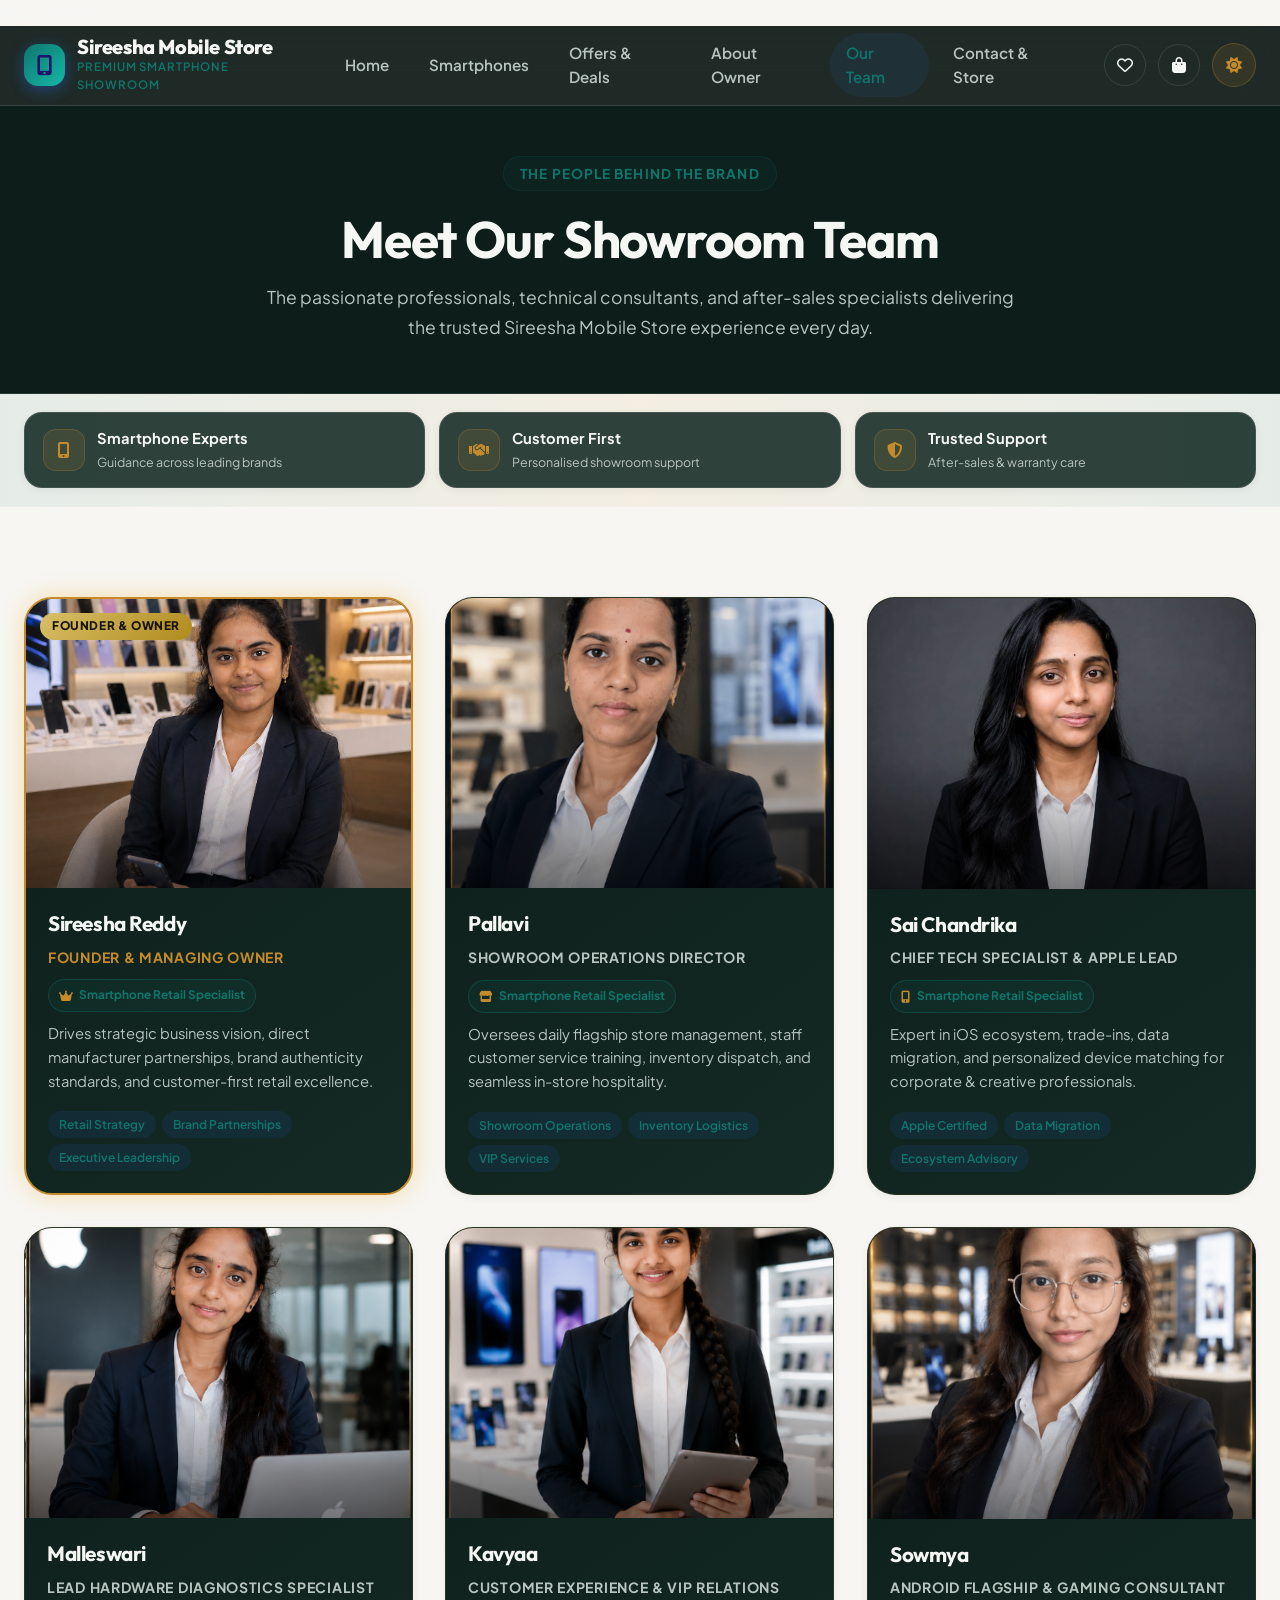
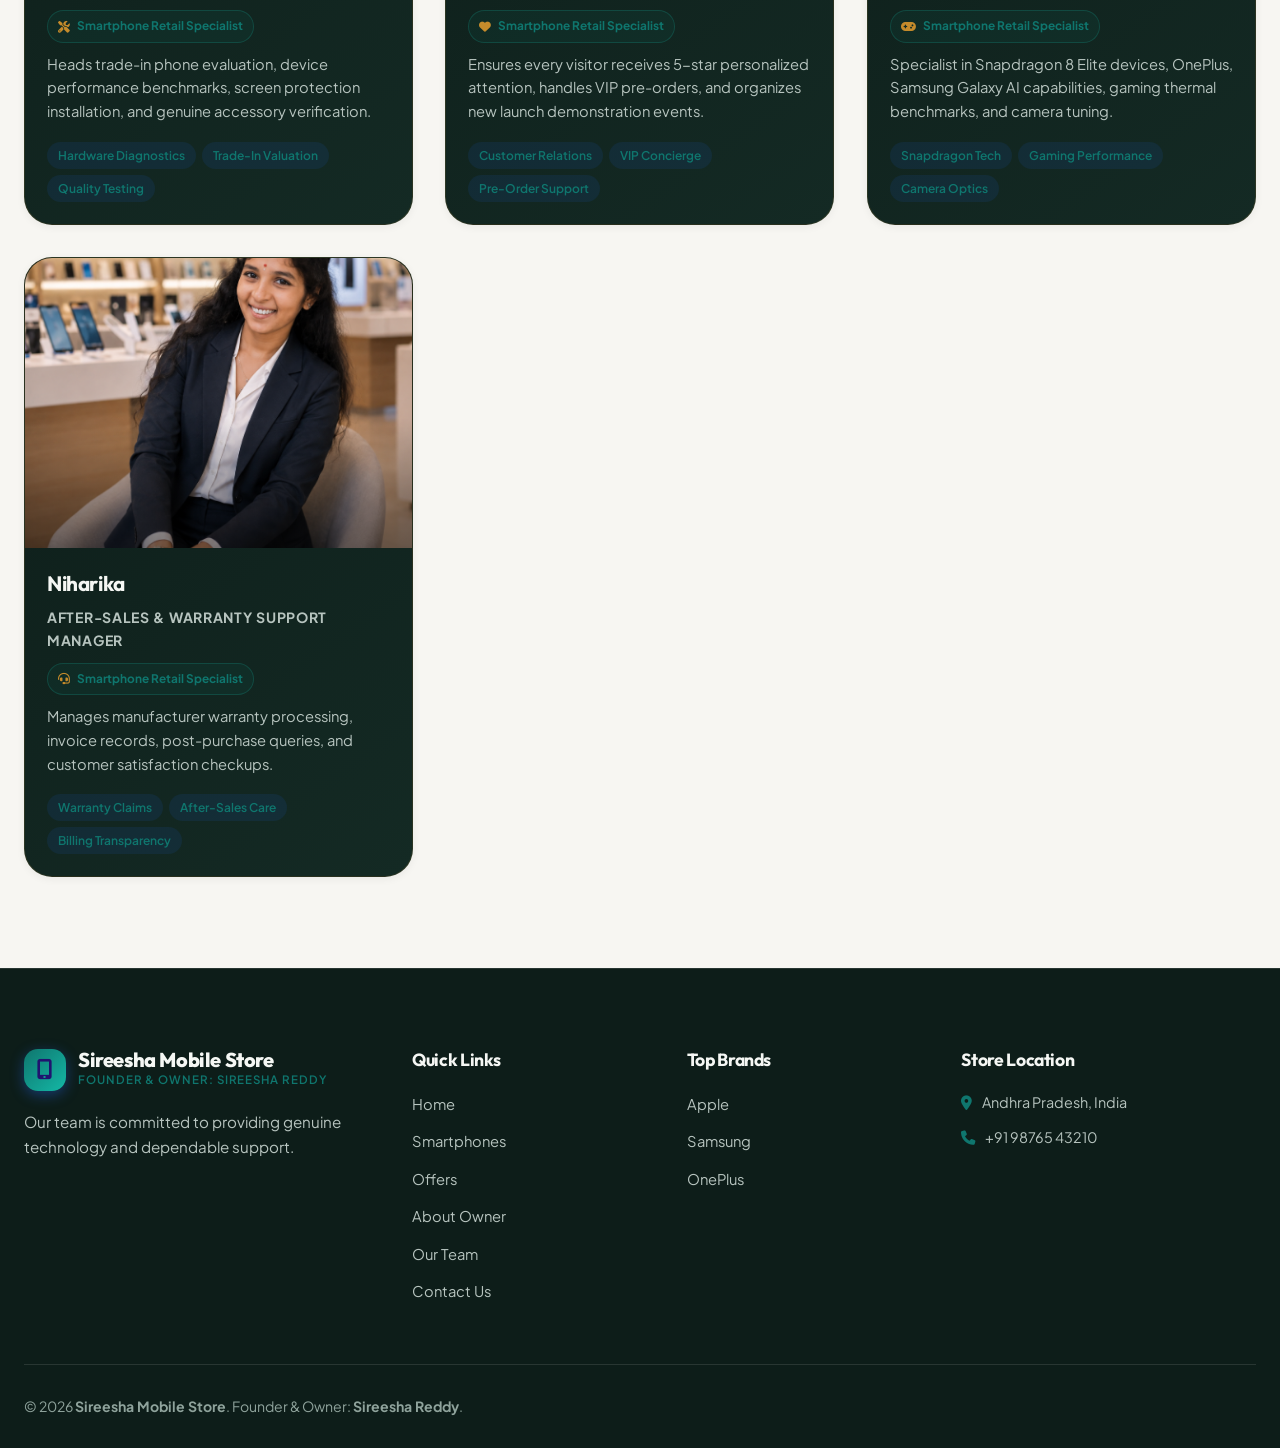
<file: Sireesha_Mobile_Store_Team_Enhanced/sireesha_v2/team.html>
<!DOCTYPE html>
<html lang="en" data-theme="dark">
<head>
  <meta charset="UTF-8">
  <meta name="viewport" content="width=device-width, initial-scale=1.0">
  <title>Our Leadership & Showroom Team — Sireesha Mobile Store</title>
  <meta name="description" content="Meet the 7 dedicated retail and smartphone specialists behind the Sireesha Mobile Store experience, led by Founder & Owner Sireesha Reddy.">
  
  <link rel="stylesheet" href="https://cdnjs.cloudflare.com/ajax/libs/font-awesome/6.5.1/css/all.min.css">
  <link rel="stylesheet" href="css/style.css">
</head>
<body>
  <a class="skip-link" href="#main-content">Skip to content</a>

  <!-- ==================== HEADER ==================== -->
  <header class="site-header">
    <div class="container header-container">
      <a href="index.html" class="logo-brand">
        <div class="logo-icon-box">
          <i class="fa-solid fa-mobile-screen-button"></i>
        </div>
        <div class="logo-text-group">
          <span class="logo-title">Sireesha Mobile Store</span>
          <span class="logo-subtitle">Premium Smartphone Showroom</span>
        </div>
      </a>

      <nav class="nav-menu">
        <a href="index.html" class="nav-link">Home</a>
        <a href="mobiles.html" class="nav-link">Smartphones</a>
        <a href="offers.html" class="nav-link">Offers & Deals</a>
        <a href="about.html" class="nav-link">About Owner</a>
        <a href="team.html" class="nav-link active">Our Team</a>
        <a href="contact.html" class="nav-link">Contact & Store</a>
      </nav>

      <div class="header-actions">
        <button class="action-btn open-wishlist-btn" title="Wishlist" aria-label="View Wishlist">
          <i class="fa-regular fa-heart"></i>
          <span class="badge-count wishlist-badge-count" style="display: none;">0</span>
        </button>
        <button class="action-btn open-cart-btn" title="Shopping Cart" aria-label="View Cart">
          <i class="fa-solid fa-bag-shopping"></i>
          <span class="badge-count cart-badge-count" style="display: none;">0</span>
        </button>
        <button class="action-btn theme-toggle-btn" title="Toggle Theme" aria-label="Toggle Theme">
          <i class="fa-solid fa-sun" style="color: #f59e0b;"></i>
        </button>
        <button class="mobile-nav-toggle" aria-label="Toggle Navigation">
          <i class="fa-solid fa-bars"></i>
        </button>
      </div>
    </div>
  </header>

  <!-- ==================== TEAM HERO BANNER ==================== -->
  <div style="background: var(--bg-surface); border-bottom: 1px solid var(--border-subtle); padding: 50px 0;">
    <div class="container text-center" style="text-align: center; max-width: 800px; margin: 0 auto;">
      <span class="section-badge">The People Behind The Brand</span>
      <h1 style="font-size: 3.2rem; margin-bottom: 12px;">Meet Our Showroom Team</h1>
      <p style="color: var(--text-muted); font-size: 1.1rem; line-height: 1.7;">
        The passionate professionals, technical consultants, and after-sales specialists delivering the trusted Sireesha Mobile Store experience every day.
      </p>
    </div>
  </div>

  <section class="team-experience-strip" aria-label="Showroom team highlights"><div class="container team-experience-grid"><div class="team-experience-item" data-team-reveal><span class="team-experience-icon"><i class="fa-solid fa-mobile-screen-button"></i></span><div><strong>Smartphone Experts</strong><span>Guidance across leading brands</span></div></div><div class="team-experience-item" data-team-reveal><span class="team-experience-icon"><i class="fa-solid fa-handshake"></i></span><div><strong>Customer First</strong><span>Personalised showroom support</span></div></div><div class="team-experience-item" data-team-reveal><span class="team-experience-icon"><i class="fa-solid fa-shield-halved"></i></span><div><strong>Trusted Support</strong><span>After-sales & warranty care</span></div></div></div></section>

  <!-- ==================== TEAM MEMBERS GRID ==================== -->
  <main id="main-content" class="section">
    <div class="container">
      <div class="team-grid team-grid-enhanced">
        
        <!-- Member 1: Founder & Owner (Featured Card) -->
        <div class="team-card founder-card-special" data-team-reveal style="--team-delay:0ms;">
          <div class="team-photo-box">
            <img src="images/team/IMG-20260816-WA0025.jpg" alt="Sireesha Reddy — Founder & Owner" class="team-photo">
            <span class="card-badge badge-gold">Founder & Owner</span>
          </div>
          <div class="team-card-body">
            <h3 class="team-name">Sireesha Reddy</h3>
            <div class="team-role" style="color: var(--accent-gold);">Founder & Managing Owner</div>
            <div class="team-speciality"><i class="fa-solid fa-crown"></i><span>Smartphone Retail Specialist</span></div>
            <p class="team-bio">
              Drives strategic business vision, direct manufacturer partnerships, brand authenticity standards, and customer-first retail excellence.
            </p>
            <div class="team-skills-tags">
              <span class="team-skill-badge">Retail Strategy</span>
              <span class="team-skill-badge">Brand Partnerships</span>
              <span class="team-skill-badge">Executive Leadership</span>
            </div>
          </div>
        </div>

        <!-- Member 2: Rahul Varma -->
        <div class="team-card" data-team-reveal style="--team-delay:90ms;">
          <div class="team-photo-box">
            <img src="images/team/Screenshot 2026-08-16 180951.png" alt="Rahul Varma" class="team-photo">
          </div>
          <div class="team-card-body">
            <h3 class="team-name">Pallavi</h3>
            <div class="team-role">Showroom Operations Director</div>
            <div class="team-speciality"><i class="fa-solid fa-store"></i><span>Smartphone Retail Specialist</span></div>
            <p class="team-bio">
              Oversees daily flagship store management, staff customer service training, inventory dispatch, and seamless in-store hospitality.
            </p>
            <div class="team-skills-tags">
              <span class="team-skill-badge">Showroom Operations</span>
              <span class="team-skill-badge">Inventory Logistics</span>
              <span class="team-skill-badge">VIP Services</span>
            </div>
          </div>
        </div>

        <!-- Member 3: Priya Sharma -->
        <div class="team-card" data-team-reveal style="--team-delay:180ms;">
          <div class="team-photo-box">
            <img src="images/team/IMG-20260816-WA0017.jpg" alt="Priya Sharma" class="team-photo">
          </div>
          <div class="team-card-body">
            <h3 class="team-name">Sai Chandrika</h3>
            <div class="team-role">Chief Tech Specialist & Apple Lead</div>
            <div class="team-speciality"><i class="fa-solid fa-mobile-screen-button"></i><span>Smartphone Retail Specialist</span></div>
            <p class="team-bio">
              Expert in iOS ecosystem, trade-ins, data migration, and personalized device matching for corporate & creative professionals.
            </p>
            <div class="team-skills-tags">
              <span class="team-skill-badge">Apple Certified</span>
              <span class="team-skill-badge">Data Migration</span>
              <span class="team-skill-badge">Ecosystem Advisory</span>
            </div>
          </div>
        </div>

        <!-- Member 4: Vikramaditya Rao -->
        <div class="team-card" data-team-reveal style="--team-delay:270ms;">
          <div class="team-photo-box">
            <img src="images/team/Screenshot 2026-08-16 180729.png" alt="Vikramaditya Rao" class="team-photo">
          </div>
          <div class="team-card-body">
            <h3 class="team-name">Malleswari</h3>
            <div class="team-role">Lead Hardware Diagnostics Specialist</div>
            <div class="team-speciality"><i class="fa-solid fa-screwdriver-wrench"></i><span>Smartphone Retail Specialist</span></div>
            <p class="team-bio">
              Heads trade-in phone evaluation, device performance benchmarks, screen protection installation, and genuine accessory verification.
            </p>
            <div class="team-skills-tags">
              <span class="team-skill-badge">Hardware Diagnostics</span>
              <span class="team-skill-badge">Trade-In Valuation</span>
              <span class="team-skill-badge">Quality Testing</span>
            </div>
          </div>
        </div>

        <!-- Member 5: Ananya Deshmukh -->
        <div class="team-card" data-team-reveal style="--team-delay:360ms;">
          <div class="team-photo-box">
            <img src="images/team/Screenshot 2026-08-16 180717.png" alt="Ananya Deshmukh" class="team-photo">
          </div>
          <div class="team-card-body">
            <h3 class="team-name">Kavyaa</h3>
            <div class="team-role">Customer Experience & VIP Relations</div>
            <div class="team-speciality"><i class="fa-solid fa-heart"></i><span>Smartphone Retail Specialist</span></div>
            <p class="team-bio">
              Ensures every visitor receives 5-star personalized attention, handles VIP pre-orders, and organizes new launch demonstration events.
            </p>
            <div class="team-skills-tags">
              <span class="team-skill-badge">Customer Relations</span>
              <span class="team-skill-badge">VIP Concierge</span>
              <span class="team-skill-badge">Pre-Order Support</span>
            </div>
          </div>
        </div>

        <!-- Member 6: Karthik Nair -->
        <div class="team-card" data-team-reveal style="--team-delay:450ms;">
          <div class="team-photo-box">
            <img src="images/team/Screenshot 2026-08-16 180939.png" alt="Karthik Nair" class="team-photo">
          </div>
          <div class="team-card-body">
            <h3 class="team-name">Sowmya</h3>
            <div class="team-role">Android Flagship & Gaming Consultant</div>
            <div class="team-speciality"><i class="fa-solid fa-gamepad"></i><span>Smartphone Retail Specialist</span></div>
            <p class="team-bio">
              Specialist in Snapdragon 8 Elite devices, OnePlus, Samsung Galaxy AI capabilities, gaming thermal benchmarks, and camera tuning.
            </p>
            <div class="team-skills-tags">
              <span class="team-skill-badge">Snapdragon Tech</span>
              <span class="team-skill-badge">Gaming Performance</span>
              <span class="team-skill-badge">Camera Optics</span>
            </div>
          </div>
        </div>

        <!-- Member 7: Sneha Patel -->
        <div class="team-card" data-team-reveal style="--team-delay:540ms;">
          <div class="team-photo-box">
            <img src="images/team/Screenshot 2026-08-16 181441.png" alt="Sneha Patel" class="team-photo">
          </div>
          <div class="team-card-body">
            <h3 class="team-name">Niharika</h3>
            <div class="team-role">After-Sales & Warranty Support Manager</div>
            <div class="team-speciality"><i class="fa-solid fa-headset"></i><span>Smartphone Retail Specialist</span></div>
            <p class="team-bio">
              Manages manufacturer warranty processing, invoice records, post-purchase queries, and customer satisfaction checkups.
            </p>
            <div class="team-skills-tags">
              <span class="team-skill-badge">Warranty Claims</span>
              <span class="team-skill-badge">After-Sales Care</span>
              <span class="team-skill-badge">Billing Transparency</span>
            </div>
          </div>
        </div>

      </div>
    </div>
  </main>

  <!-- ==================== FOOTER ==================== -->
  <footer class="site-footer">
    <div class="container">
      <div class="footer-top-grid">
        <div class="footer-brand-col">
          <a href="index.html" class="logo-brand">
            <div class="logo-icon-box"><i class="fa-solid fa-mobile-screen-button"></i></div>
            <div class="logo-text-group">
              <span class="logo-title">Sireesha Mobile Store</span>
              <span class="logo-subtitle">Founder & Owner: Sireesha Reddy</span>
            </div>
          </a>
          <p class="footer-brand-p">
            Our team is committed to providing genuine technology and dependable support.
          </p>
        </div>
        <div>
          <h4 class="footer-col-title">Quick Links</h4>
          <ul class="footer-nav-list">
            <li><a href="index.html">Home</a></li>
            <li><a href="mobiles.html">Smartphones</a></li>
            <li><a href="offers.html">Offers</a></li>
            <li><a href="about.html">About Owner</a></li>
            <li><a href="team.html">Our Team</a></li>
            <li><a href="contact.html">Contact Us</a></li>
          </ul>
        </div>
        <div>
          <h4 class="footer-col-title">Top Brands</h4>
          <ul class="footer-nav-list">
            <li><a href="mobiles.html?brand=Apple">Apple</a></li>
            <li><a href="mobiles.html?brand=Samsung">Samsung</a></li>
            <li><a href="mobiles.html?brand=OnePlus">OnePlus</a></li>
          </ul>
        </div>
        <div>
          <h4 class="footer-col-title">Store Location</h4>
          <ul class="footer-nav-list">
            <li style="color: var(--text-muted); font-size: 0.9rem;"><i class="fa-solid fa-location-dot" style="color: var(--primary); margin-right: 8px;"></i> Andhra Pradesh, India</li>
            <li style="color: var(--text-muted); font-size: 0.9rem;"><i class="fa-solid fa-phone" style="color: var(--primary); margin-right: 8px;"></i> +91 98765 43210</li>
          </ul>
        </div>
      </div>
      <div class="footer-bottom-bar">
        <div>© 2026 <strong>Sireesha Mobile Store</strong>. Founder & Owner: <strong>Sireesha Reddy</strong>.</div>
      </div>
    </div>
  </footer>

  <!-- ==================== DRAWERS ==================== -->
  <div class="drawer-backdrop" id="drawer-backdrop">
    <div class="drawer-panel" id="cart-drawer-panel" style="display: none;">
      <div class="drawer-header">
        <h3 class="drawer-title"><i class="fa-solid fa-bag-shopping" style="color: var(--primary);"></i> Your Cart</h3>
        <button class="drawer-close-btn">✕</button>
      </div>
      <div class="drawer-body" id="cart-drawer-items"></div>
      <div class="drawer-footer" id="cart-drawer-summary"></div>
    </div>

    <div class="drawer-panel" id="wishlist-drawer-panel" style="display: none;">
      <div class="drawer-header">
        <h3 class="drawer-title"><i class="fa-solid fa-heart" style="color: var(--accent-rose);"></i> Saved Wishlist</h3>
        <button class="drawer-close-btn">✕</button>
      </div>
      <div class="drawer-body" id="wishlist-drawer-items"></div>
    </div>
  </div>

  <script src="js/products.js"></script>
  <script src="js/cart.js"></script>
  <script src="js/animations.js"></script>
  <script src="js/script.js"></script>
</body>
</html>
</file>
<file: Sireesha_Mobile_Store_Team_Enhanced/sireesha_v2/css/style.css>
/* ==========================================================================
   Sireesha Mobile Store - Master Design System
   Founder & Owner: Sireesha Reddy
   Executive Luxury Smartphone Retail Platform
   ========================================================================== */

@import url('https://fonts.googleapis.com/css2?family=Outfit:wght@300;400;500;600;700;800;900&family=Plus+Jakarta+Sans:wght@300;400;500;600;700;800&display=swap');

/* --- Root Design Tokens (Light & Dark Theme Engine) --- */
:root {
  /* Brand Identity Colors */
  --primary: #0f766e;
  --primary-hover: #0b5f59;
  --primary-light: #ecfdf5;
  --primary-glow: rgba(37, 99, 235, 0.35);
  
  --accent-cyan: #14b8a6;
  --accent-gold: #c58b2b;
  --accent-emerald: #0f9f78;
  --accent-rose: #d94b68;
  --accent-purple: #7c5ce6;

  /* Neutrals - Default Dark / Luxury Slate */
  --bg-main: #0a0e17;
  --bg-surface: #111827;
  --bg-surface-elevated: #1f2937;
  --bg-glass: rgba(17, 24, 39, 0.75);
  --bg-glass-card: rgba(31, 41, 55, 0.6);
  --border-subtle: rgba(255, 255, 255, 0.08);
  --border-glow: rgba(37, 99, 235, 0.4);

  --text-main: #f9fafb;
  --text-muted: #9ca3af;
  --text-subtle: #6b7280;
  --text-inverse: #0f172a;

  --shadow-sm: 0 2px 8px rgba(0, 0, 0, 0.3);
  --shadow-md: 0 8px 24px rgba(0, 0, 0, 0.4);
  --shadow-lg: 0 16px 40px rgba(0, 0, 0, 0.6);
  --shadow-glow: 0 0 30px rgba(37, 99, 235, 0.25);
  --shadow-gold: 0 0 25px rgba(245, 158, 11, 0.3);

  --radius-sm: 8px;
  --radius-md: 14px;
  --radius-lg: 20px;
  --radius-xl: 28px;
  --radius-full: 9999px;

  --font-heading: 'Outfit', -apple-system, BlinkMacSystemFont, sans-serif;
  --font-body: 'Plus Jakarta Sans', -apple-system, BlinkMacSystemFont, sans-serif;

  --transition-fast: 0.2s cubic-bezier(0.4, 0, 0.2, 1);
  --transition-normal: 0.3s cubic-bezier(0.4, 0, 0.2, 1);
  --transition-smooth: 0.5s cubic-bezier(0.16, 1, 0.3, 1);

  --container-max: 1320px;
  --header-height: 80px;
}

/* Light Mode Overrides */
[data-theme="light"] {
  --bg-main:hwb(38 9% 23% / 0.866);
  --bg-surface: #be9c15;
  --bg-surface-elevated: #903d10;
  --bg-glass: rgba(255, 255, 255, 0.85);
  --bg-glass-card: rgba(255, 255, 255, 0.9);
  --border-subtle: rgba(0, 0, 0, 0.08);
  --border-glow: rgba(37, 99, 235, 0.3);

  --text-main: #0f172a;
  --text-muted: #475569;
  --text-subtle: #94a3b8;
  --text-inverse: hsl(47, 54%, 41%);

  --shadow-sm: 0 2px 8px rgba(15, 23, 42, 0.06);
  --shadow-md: 0 8px 24px rgba(15, 23, 42, 0.08);
  --shadow-lg: 0 20px 45px rgba(15, 23, 42, 0.12);
  --shadow-glow: 0 8px 30px rgba(37, 99, 235, 0.15);
}

/* --- Base Reset & Typography --- */
*, *::before, *::after {
  margin: 0;
  padding: 0;
  box-sizing: border-box;
}

html {
  scroll-behavior: smooth;
  font-size: 16px;
  -webkit-tap-highlight-color: transparent;
}

body {
  font-family: var(--font-body);
  background-color: var(--bg-main);
  color: var(--text-main);
  line-height: 1.6;
  overflow-x: hidden;
  transition: background-color var(--transition-normal), color var(--transition-normal);
}

h1, h2, h3, h4, h5, h6 {
  font-family: var(--font-heading);
  font-weight: 700;
  line-height: 1.25;
  color: var(--text-main);
  letter-spacing: -0.02em;
}

p {
  color: var(--text-muted);
}

a {
  color: inherit;
  text-decoration: none;
  transition: color var(--transition-fast);
}

img {
  max-width: 100%;
  height: auto;
  display: block;
}

button, input, select, textarea {
  font-family: inherit;
  font-size: inherit;
  border: none;
  outline: none;
  background: none;
}

button {
  cursor: pointer;
}

ul {
  list-style: none;
}

.container {
  max-width: var(--container-max);
  margin: 0 auto;
  padding: 0 24px;
}

/* --- Section Utilities --- */
.section {
  padding: 90px 0;
  position: relative;
}

.section-header {
  text-align: center;
  max-width: 720px;
  margin: 0 auto 54px auto;
}

.section-badge {
  display: inline-flex;
  align-items: center;
  gap: 8px;
  padding: 6px 16px;
  border-radius: var(--radius-full);
  background: rgba(37, 99, 235, 0.12);
  border: 1px solid rgba(37, 99, 235, 0.3);
  color: var(--primary);
  font-size: 0.85rem;
  font-weight: 700;
  text-transform: uppercase;
  letter-spacing: 0.08em;
  margin-bottom: 16px;
}

.section-title {
  font-size: 2.5rem;
  margin-bottom: 16px;
}

.section-subtitle {
  font-size: 1.1rem;
  color: var(--text-muted);
}

.gradient-text {
  background: linear-gradient(135deg, #60a5fa 0%, #149b90 40%, #14b8a6 100%);
  background-clip: text;
  -webkit-background-clip: text;
  -webkit-text-fill-color: transparent;
}

.gold-gradient-text {
  background: linear-gradient(135deg, #d8a94b 0%, #c58b2b 50%, #9a6a18 100%);
  background-clip: text;
  -webkit-background-clip: text;
  -webkit-text-fill-color: transparent;
}

/* --- Buttons & Interactive Components --- */
.btn {
  display: inline-flex;
  align-items: center;
  justify-content: center;
  gap: 10px;
  padding: 13px 28px;
  border-radius: var(--radius-full);
  font-weight: 600;
  font-size: 0.98rem;
  transition: all var(--transition-fast);
  white-space: nowrap;
  position: relative;
  overflow: hidden;
}

.btn-primary {
  background: linear-gradient(135deg, #0f766e, #0b5f59);
  color: #ffffff;
  box-shadow: 0 4px 18px rgba(37, 99, 235, 0.4);
}

.btn-primary:hover {
  background: linear-gradient(135deg, #149b90, #0f766e);
  box-shadow: 0 6px 24px rgba(37, 99, 235, 0.6);
  transform: translateY(-2px);
  color: #ffffff;
}

.btn-secondary {
  background: var(--bg-surface-elevated);
  color: var(--text-main);
  border: 1px solid var(--border-subtle);
}

.btn-secondary:hover {
  background: rgba(37, 99, 235, 0.1);
  border-color: var(--primary);
  color: var(--primary);
  transform: translateY(-2px);
}

.btn-outline {
  background: transparent;
  color: var(--text-main);
  border: 1px solid var(--border-subtle);
}

.btn-outline:hover {
  border-color: var(--primary);
  color: var(--primary);
  background: rgba(37, 99, 235, 0.05);
}

.btn-gold {
  background: linear-gradient(135deg, #c58b2b, #9a6a18);
  color: #ffffff;
  box-shadow: 0 4px 18px rgba(245, 158, 11, 0.4);
}

.btn-gold:hover {
  background: linear-gradient(135deg, #d8a94b, #c58b2b);
  transform: translateY(-2px);
  box-shadow: 0 6px 24px rgba(245, 158, 11, 0.6);
  color: #ffffff;
}

.btn-sm {
  padding: 8px 18px;
  font-size: 0.88rem;
}

.btn-lg {
  padding: 16px 36px;
  font-size: 1.1rem;
}

.btn-icon-only {
  width: 44px;
  height: 44px;
  padding: 0;
  border-radius: var(--radius-full);
}

/* ==========================================================================
   NAVIGATION & HEADER
   ========================================================================== */
.site-header {
  position: sticky;
  top: 0;
  left: 0;
  width: 100%;
  height: var(--header-height);
  background: var(--bg-glass);
  backdrop-filter: blur(16px);
  -webkit-backdrop-filter: blur(16px);
  border-bottom: 1px solid var(--border-subtle);
  z-index: 1000;
  transition: all var(--transition-normal);
}

.site-header.scrolled {
  box-shadow: var(--shadow-md);
  height: 72px;
}

.header-container {
  display: flex;
  align-items: center;
  justify-content: space-between;
  height: 100%;
  gap: 20px;
}

.logo-brand {
  display: flex;
  align-items: center;
  gap: 12px;
  text-decoration: none;
}

.logo-icon-box {
  width: 42px;
  height: 42px;
  background: linear-gradient(135deg, #0f766e, #14b8a6);
  border-radius: var(--radius-md);
  display: flex;
  align-items: center;
  justify-content: center;
  color: #20136f;
  font-size: 1.3rem;
  box-shadow: 0 4px 14px rgba(37, 99, 235, 0.4);
}

.logo-text-group {
  display: flex;
  flex-direction: column;
}

.logo-title {
  font-family: var(--font-heading);
  font-size: 1.25rem;
  font-weight: 800;
  color: var(--text-main);
  letter-spacing: -0.02em;
  line-height: 1.1;
}

.logo-subtitle {
  font-size: 0.72rem;
  font-weight: 600;
  color: var(--primary);
  letter-spacing: 0.08em;
  text-transform: uppercase;
}

/* Nav Menu */
.nav-menu {
  display: flex;
  align-items: center;
  gap: 8px;
}

.nav-link {
  padding: 8px 16px;
  font-size: 0.95rem;
  font-weight: 600;
  color: var(--text-muted);
  border-radius: var(--radius-full);
  transition: all var(--transition-fast);
}

.nav-link:hover, .nav-link.active {
  color: var(--primary);
  background: rgba(37, 99, 235, 0.08);
}

/* Nav Actions */
.header-actions {
  display: flex;
  align-items: center;
  gap: 12px;
}

.action-btn {
  width: 42px;
  height: 42px;
  border-radius: var(--radius-full);
  background: var(--bg-surface-elevated);
  border: 1px solid var(--border-subtle);
  color: var(--text-main);
  display: flex;
  align-items: center;
  justify-content: center;
  position: relative;
  transition: all var(--transition-fast);
}

.action-btn:hover {
  background: rgba(37, 99, 235, 0.15);
  border-color: var(--primary);
  color: var(--primary);
  transform: translateY(-2px);
}

.badge-count {
  position: absolute;
  top: -4px;
  right: -4px;
  width: 20px;
  height: 20px;
  background: var(--primary);
  color: #ffffff;
  font-size: 0.72rem;
  font-weight: 700;
  border-radius: var(--radius-full);
  display: flex;
  align-items: center;
  justify-content: center;
  box-shadow: 0 2px 6px rgba(37, 99, 235, 0.5);
}

/* Mobile Toggle */
.mobile-nav-toggle {
  display: none;
  font-size: 1.4rem;
  background: none;
  color: var(--text-main);
}

/* ==========================================================================
   HERO SECTION (2 Columns with Founder Spotlight)
   ========================================================================== */
.hero-section {
  position: relative;
  padding: 70px 0 100px 0;
  overflow: hidden;
  background: radial-gradient(circle at 80% 20%, rgba(37, 99, 235, 0.15), transparent 50%),
              radial-gradient(circle at 20% 80%, rgba(6, 182, 212, 0.1), transparent 40%);
}

.hero-grid {
  display: grid;
  grid-template-columns: 1.15fr 0.85fr;
  gap: 60px;
  align-items: center;
}

/* Left Hero Column */
.hero-content {
  display: flex;
  flex-direction: column;
  align-items: flex-start;
}

.hero-badge {
  display: inline-flex;
  align-items: center;
  gap: 10px;
  padding: 8px 20px;
  background: rgba(37, 99, 235, 0.12);
  border: 1px solid rgba(37, 99, 235, 0.35);
  border-radius: var(--radius-full);
  color: var(--primary);
  font-size: 0.88rem;
  font-weight: 700;
  letter-spacing: 0.05em;
  margin-bottom: 24px;
}

.hero-title {
  font-size: 3.6rem;
  font-weight: 900;
  line-height: 1.1;
  margin-bottom: 24px;
  letter-spacing: -0.03em;
}

.hero-description {
  font-size: 1.18rem;
  color: var(--text-muted);
  line-height: 1.7;
  margin-bottom: 36px;
  max-width: 580px;
}

.hero-cta-group {
  display: flex;
  align-items: center;
  gap: 18px;
  margin-bottom: 44px;
  flex-wrap: wrap;
}

.hero-trust-bar {
  display: grid;
  grid-template-columns: repeat(4, 1fr);
  gap: 16px;
  padding-top: 24px;
  border-top: 1px solid var(--border-subtle);
  width: 100%;
}

.trust-item {
  display: flex;
  align-items: center;
  gap: 8px;
  font-size: 0.88rem;
  font-weight: 600;
  color: var(--text-main);
}

.trust-item svg, .trust-item i {
  color: var(--accent-emerald);
  flex-shrink: 0;
}

/* Right Hero Column - Founder Showcase */
.hero-founder-wrapper {
  position: relative;
  display: flex;
  justify-content: center;
  align-items: center;
}

.founder-card-frame {
  position: relative;
  width: 100%;
  max-width: 440px;
  border-radius: var(--radius-xl);
  padding: 12px;
  background: linear-gradient(145deg, rgba(255, 255, 255, 0.12), rgba(255, 255, 255, 0.02));
  border: 1px solid rgba(255, 255, 255, 0.15);
  box-shadow: var(--shadow-lg), var(--shadow-glow);
  backdrop-filter: blur(10px);
}

.founder-image-container {
  position: relative;
  border-radius: calc(var(--radius-xl) - 4px);
  overflow: hidden;
  aspect-ratio: 3 / 4;
  background: var(--bg-surface);
}

.founder-photo {
  width: 100%;
  height: 100%;
  object-fit: cover;
  object-position: center top;
  transition: transform var(--transition-smooth);
}

.founder-card-frame:hover .founder-photo {
  transform: scale(1.03);
}

/* Premium founder photo motion — two layered copies create a subtle showroom-depth effect. */
.founder-photo-stage {
  perspective: 1000px;
  isolation: isolate;
}

.founder-photo-echo {
  position: absolute;
  inset: 8px;
  z-index: 0;
  overflow: hidden;
  border-radius: inherit;
  transform: rotate(-3.5deg) scale(.965) translate(-5px, 3px);
  opacity: .34;
  filter: saturate(.8) blur(.2px);
  transform-origin: center center;
  box-shadow: 0 18px 38px rgba(0,0,0,.18);
  animation: founderEcho 7s ease-in-out infinite alternate;
}

.founder-photo-echo img {
  width: 100%;
  height: 100%;
  object-fit: cover;
  object-position: center top;
}

.founder-photo-stage > .founder-photo {
  position: relative;
  z-index: 1;
  transform-origin: 50% 55%;
  will-change: transform;
  animation: founderFloat 6s ease-in-out infinite;
}

.founder-card-frame {
  animation: founderFrameFloat 7s ease-in-out infinite;
}

.founder-card-frame:hover .founder-photo {
  transform: scale(1.035) rotate(.7deg);
}

@keyframes founderFloat {
  0%, 100% { transform: translateY(0) rotate(0deg) scale(1); }
  50% { transform: translateY(-7px) rotate(-.8deg) scale(1.012); }
}

@keyframes founderEcho {
  0%, 100% { transform: rotate(-3.5deg) scale(.965) translate(-5px, 3px); }
  50% { transform: rotate(2.5deg) scale(.975) translate(5px, -2px); }
}

@keyframes founderFrameFloat {
  0%, 100% { transform: translateY(0); }
  50% { transform: translateY(-5px); }
}

@media (prefers-reduced-motion: reduce) {
  .founder-card-frame,
  .founder-photo-stage > .founder-photo,
  .founder-photo-echo { animation: none !important; }
}

/* Floating Badges on Founder Frame */
.floating-chip {
  position: absolute;
  background: var(--bg-glass);
  backdrop-filter: blur(14px);
  border: 1px solid rgba(255, 255, 255, 0.15);
  padding: 12px 18px;
  border-radius: var(--radius-md);
  box-shadow: var(--shadow-md);
  display: flex;
  align-items: center;
  gap: 12px;
  z-index: 10;
  animation: floatAnim 4s ease-in-out infinite alternate;
}

.chip-owner-name {
  bottom: 24px;
  left: -20px;
  animation-delay: 0.5s;
}

.chip-store-verified {
  top: 30px;
  right: -20px;
}

.chip-icon {
  width: 36px;
  height: 36px;
  border-radius: var(--radius-sm);
  background: linear-gradient(135deg, #0f766e, #14b8a6);
  display: flex;
  align-items: center;
  justify-content: center;
  color: #ffffff;
  font-size: 1.1rem;
}

.chip-info {
  display: flex;
  flex-direction: column;
}

.chip-title {
  font-size: 0.92rem;
  font-weight: 700;
  color: var(--text-main);
}

.chip-subtitle {
  font-size: 0.74rem;
  color: var(--primary);
  font-weight: 600;
}

@keyframes floatAnim {
  0% { transform: translateY(0px); }
  100% { transform: translateY(-10px); }
}

/* ==========================================================================
   POPULAR BRANDS SECTION
   ========================================================================== */
.brands-grid {
  display: grid;
  grid-template-columns: repeat(auto-fit, minmax(130px, 1fr));
  gap: 16px;
}

.brand-card {
  background: var(--bg-surface);
  border: 1px solid var(--border-subtle);
  border-radius: var(--radius-md);
  padding: 20px 14px;
  display: flex;
  flex-direction: column;
  align-items: center;
  justify-content: center;
  gap: 10px;
  text-align: center;
  transition: all var(--transition-fast);
  cursor: pointer;
}

.brand-card:hover {
  background: var(--bg-surface-elevated);
  border-color: var(--primary);
  box-shadow: var(--shadow-glow);
  transform: translateY(-4px);
}

.brand-icon {
  font-size: 1.8rem;
  color: var(--text-main);
}

.brand-name {
  font-size: 0.92rem;
  font-weight: 700;
  color: var(--text-main);
}

.brand-count {
  font-size: 0.75rem;
  color: var(--text-muted);
}

/* ==========================================================================
   PRODUCT CARDS & GRID
   ========================================================================== */
.products-grid {
  display: grid;
  grid-template-columns: repeat(auto-fill, minmax(290px, 1fr));
  gap: 28px;
}

.product-card {
  background: var(--bg-surface);
  border: 1px solid var(--border-subtle);
  border-radius: var(--radius-lg);
  overflow: hidden;
  display: flex;
  flex-direction: column;
  position: relative;
  transition: all var(--transition-normal);
  box-shadow: var(--shadow-sm);
}

.product-card:hover {
  border-color: var(--border-glow);
  box-shadow: var(--shadow-lg), var(--shadow-glow);
  transform: translateY(-6px);
}

/* Product Badges & Wishlist */
.card-badge {
  position: absolute;
  top: 14px;
  left: 14px;
  padding: 4px 12px;
  border-radius: var(--radius-full);
  font-size: 0.74rem;
  font-weight: 800;
  text-transform: uppercase;
  letter-spacing: 0.05em;
  z-index: 5;
}

.badge-gold { background: #c58b2b; color: #000; }
.badge-blue { background: #0f766e; color: #fff; }
.badge-green { background: #0f9f78; color: #fff; }
.badge-red { background: #ef4444; color: #fff; }

.btn-card-wishlist {
  position: absolute;
  top: 14px;
  right: 14px;
  width: 36px;
  height: 36px;
  border-radius: var(--radius-full);
  background: var(--bg-glass);
  backdrop-filter: blur(8px);
  border: 1px solid var(--border-subtle);
  color: var(--text-muted);
  display: flex;
  align-items: center;
  justify-content: center;
  z-index: 5;
  transition: all var(--transition-fast);
}

.btn-card-wishlist:hover, .btn-card-wishlist.active {
  color: var(--accent-rose);
  background: rgba(244, 63, 94, 0.15);
  border-color: var(--accent-rose);
  transform: scale(1.1);
}

/* Product Media */
.product-media {
  position: relative;
  width: 100%;
  aspect-ratio: 4 / 3;
  padding: 24px;
  background: radial-gradient(circle, rgba(255, 255, 255, 0.05) 0%, transparent 70%);
  display: flex;
  align-items: center;
  justify-content: center;
  overflow: hidden;
}

.product-img {
  max-height: 100%;
  object-fit: contain;
  transition: transform var(--transition-smooth);
}

.product-card:hover .product-img {
  transform: scale(1.08);
}

/* Product Content */
.product-details {
  padding: 20px;
  display: flex;
  flex-direction: column;
  flex-grow: 1;
  gap: 12px;
}

.product-meta-row {
  display: flex;
  align-items: center;
  justify-content: space-between;
}

.product-brand {
  font-size: 0.8rem;
  font-weight: 700;
  text-transform: uppercase;
  color: var(--primary);
  letter-spacing: 0.06em;
}

.product-rating {
  display: flex;
  align-items: center;
  gap: 4px;
  font-size: 0.82rem;
  font-weight: 700;
  color: #d8a94b;
}

.product-name {
  font-size: 1.15rem;
  font-weight: 700;
  color: var(--text-main);
  line-height: 1.3;
}

.product-name a:hover {
  color: var(--primary);
}

.product-specs-chips {
  display: flex;
  flex-wrap: wrap;
  gap: 6px;
}

.spec-chip {
  font-size: 0.74rem;
  padding: 3px 8px;
  background: var(--bg-surface-elevated);
  border: 1px solid var(--border-subtle);
  border-radius: var(--radius-sm);
  color: var(--text-muted);
}

.product-pricing {
  display: flex;
  align-items: baseline;
  gap: 8px;
  margin-top: auto;
  padding-top: 8px;
}

.price-current {
  font-size: 1.35rem;
  font-weight: 800;
  color: var(--text-main);
}

.price-original {
  font-size: 0.9rem;
  color: var(--text-subtle);
  text-decoration: line-through;
}

.price-discount {
  font-size: 0.78rem;
  font-weight: 700;
  color: var(--accent-emerald);
  background: rgba(16, 185, 129, 0.1);
  padding: 2px 6px;
  border-radius: var(--radius-sm);
}

.product-actions {
  display: grid;
  grid-template-columns: 1fr auto;
  gap: 8px;
  margin-top: 12px;
}

/* ==========================================================================
   WHY CHOOSE US SECTION
   ========================================================================== */
.why-grid {
  display: grid;
  grid-template-columns: repeat(auto-fit, minmax(260px, 1fr));
  gap: 24px;
}

.why-card {
  background: var(--bg-surface);
  border: 1px solid var(--border-subtle);
  border-radius: var(--radius-lg);
  padding: 32px 24px;
  transition: all var(--transition-fast);
  position: relative;
  overflow: hidden;
}

.why-card:hover {
  background: var(--bg-surface-elevated);
  border-color: var(--primary);
  transform: translateY(-6px);
  box-shadow: var(--shadow-glow);
}

.why-icon-box {
  width: 58px;
  height: 58px;
  border-radius: var(--radius-md);
  background: linear-gradient(135deg, rgba(37, 99, 235, 0.15), rgba(6, 182, 212, 0.15));
  border: 1px solid rgba(37, 99, 235, 0.3);
  display: flex;
  align-items: center;
  justify-content: center;
  font-size: 1.6rem;
  color: var(--primary);
  margin-bottom: 20px;
}

.why-title {
  font-size: 1.25rem;
  margin-bottom: 12px;
}

.why-desc {
  font-size: 0.95rem;
  color: var(--text-muted);
  line-height: 1.6;
}

/* ==========================================================================
   FOUNDER INTRODUCTION SECTION
   ========================================================================== */
.founder-section {
  background: linear-gradient(180deg, var(--bg-main) 0%, var(--bg-surface) 100%);
  position: relative;
}

.founder-grid {
  display: grid;
  grid-template-columns: 0.9fr 1.1fr;
  gap: 64px;
  align-items: center;
}

.founder-portrait-box {
  position: relative;
  border-radius: var(--radius-xl);
  overflow: hidden;
  box-shadow: var(--shadow-lg), var(--shadow-glow);
  border: 1px solid rgba(255, 255, 255, 0.1);
}

.founder-portrait-box img {
  width: 100%;
  height: 100%;
  object-fit: cover;
  display: block;
}

.founder-info-content {
  display: flex;
  flex-direction: column;
}

.founder-tag {
  color: var(--primary);
  font-weight: 700;
  font-size: 0.92rem;
  letter-spacing: 0.08em;
  text-transform: uppercase;
  margin-bottom: 8px;
}

.founder-name-title {
  font-size: 2.8rem;
  margin-bottom: 6px;
}

.founder-role-subtitle {
  font-size: 1.2rem;
  color: var(--accent-gold);
  font-weight: 600;
  margin-bottom: 24px;
}

.founder-quote-box {
  border-left: 3px solid var(--primary);
  padding: 18px 24px;
  background: rgba(37, 99, 235, 0.05);
  border-radius: 0 var(--radius-md) var(--radius-md) 0;
  font-size: 1.1rem;
  font-style: italic;
  color: var(--text-main);
  margin-bottom: 24px;
  line-height: 1.7;
}

.founder-story-p {
  font-size: 1.02rem;
  color: var(--text-muted);
  line-height: 1.8;
  margin-bottom: 32px;
}

.founder-actions {
  display: flex;
  gap: 16px;
  flex-wrap: wrap;
}

/* ==========================================================================
   STORE LOCATION & SHOWROOM EXPERIENCE
   ========================================================================== */
.location-section {
  position: relative;
}

.location-grid {
  display: grid;
  grid-template-columns: 1fr 1fr;
  gap: 40px;
  background: var(--bg-surface);
  border: 1px solid var(--border-subtle);
  border-radius: var(--radius-xl);
  overflow: hidden;
  box-shadow: var(--shadow-lg);
}

.location-showroom-view {
  position: relative;
  min-height: 380px;
}

.location-showroom-view img {
  width: 100%;
  height: 100%;
  object-fit: cover;
}

.showroom-overlay-badge {
  position: absolute;
  bottom: 24px;
  left: 24px;
  background: var(--bg-glass);
  backdrop-filter: blur(12px);
  border: 1px solid rgba(255, 255, 255, 0.15);
  padding: 12px 20px;
  border-radius: var(--radius-md);
  color: #1520bb;
}

.location-card-content {
  padding: 44px 36px;
  display: flex;
  flex-direction: column;
  justify-content: center;
}

.location-details-list {
  display: flex;
  flex-direction: column;
  gap: 20px;
  margin: 28px 0 34px 0;
}

.location-detail-item {
  display: flex;
  align-items: flex-start;
  gap: 16px;
}

.loc-icon {
  width: 44px;
  height: 44px;
  border-radius: var(--radius-md);
  background: rgba(37, 99, 235, 0.1);
  color: var(--primary);
  display: flex;
  align-items: center;
  justify-content: center;
  font-size: 1.2rem;
  flex-shrink: 0;
}

.loc-text strong {
  display: block;
  font-size: 1rem;
  color: var(--text-main);
  margin-bottom: 2px;
}

.loc-text span {
  font-size: 0.92rem;
  color: var(--text-muted);
}

/* ==========================================================================
   REVIEWS & TESTIMONIALS
   ========================================================================== */
.reviews-grid {
  display: grid;
  grid-template-columns: repeat(auto-fit, minmax(320px, 1fr));
  gap: 24px;
}

.review-card {
  background: var(--bg-surface);
  border: 1px solid var(--border-subtle);
  border-radius: var(--radius-lg);
  padding: 30px 24px;
  display: flex;
  flex-direction: column;
  gap: 16px;
  transition: all var(--transition-fast);
}

.review-card:hover {
  border-color: var(--border-glow);
  transform: translateY(-4px);
  box-shadow: var(--shadow-md);
}

.review-stars {
  color: #d8a94b;
  font-size: 1rem;
  display: flex;
  gap: 4px;
}

.review-quote {
  font-size: 0.98rem;
  color: var(--text-main);
  line-height: 1.6;
  font-style: italic;
}

.reviewer-meta {
  display: flex;
  align-items: center;
  gap: 12px;
  margin-top: auto;
}

.reviewer-avatar {
  width: 44px;
  height: 44px;
  border-radius: var(--radius-full);
  background: linear-gradient(135deg, #0f766e, #7c5ce6);
  color: #7e3838;
  display: flex;
  align-items: center;
  justify-content: center;
  font-weight: 700;
  font-size: 1.1rem;
}

.reviewer-info h4 {
  font-size: 0.95rem;
}

.reviewer-info span {
  font-size: 0.8rem;
  color: var(--text-muted);
}

/* ==========================================================================
   OFFERS BANNER & COUNTDOWN
   ========================================================================== */
.flash-banner {
  background: linear-gradient(135deg, #1e1b4b 0%, #1e293b 50%, #0f172a 100%);
  border: 1px solid rgba(245, 158, 11, 0.3);
  border-radius: var(--radius-xl);
  padding: 48px;
  display: grid;
  grid-template-columns: 1.2fr 0.8fr;
  gap: 40px;
  align-items: center;
  box-shadow: var(--shadow-lg), var(--shadow-gold);
}

.countdown-box {
  display: flex;
  gap: 14px;
  margin: 24px 0 32px 0;
}

.timer-unit {
  background: var(--bg-surface);
  border: 1px solid var(--border-subtle);
  border-radius: var(--radius-md);
  padding: 14px 18px;
  text-align: center;
  min-width: 70px;
}

.timer-num {
  font-family: var(--font-heading);
  font-size: 1.8rem;
  font-weight: 800;
  color: var(--text-main);
  line-height: 1;
}

.timer-label {
  font-size: 0.72rem;
  text-transform: uppercase;
  color: var(--text-muted);
  font-weight: 600;
  margin-top: 4px;
}

/* ==========================================================================
   CATALOG / SMARTPHONES PAGE (mobiles.html)
   ========================================================================== */
.catalog-layout {
  display: grid;
  grid-template-columns: 280px 1fr;
  gap: 36px;
  align-items: start;
}

/* Filter Sidebar */
.filter-sidebar {
  background: var(--bg-surface);
  border: 1px solid var(--border-subtle);
  border-radius: var(--radius-lg);
  padding: 24px;
  position: sticky;
  top: 100px;
}

.filter-header {
  display: flex;
  align-items: center;
  justify-content: space-between;
  padding-bottom: 16px;
  border-bottom: 1px solid var(--border-subtle);
  margin-bottom: 20px;
}

.filter-header h3 {
  font-size: 1.2rem;
}

.filter-clear-btn {
  font-size: 0.82rem;
  color: var(--primary);
  font-weight: 600;
}

.filter-group {
  margin-bottom: 24px;
  padding-bottom: 20px;
  border-bottom: 1px solid var(--border-subtle);
}

.filter-group:last-child {
  border-bottom: none;
  margin-bottom: 0;
  padding-bottom: 0;
}

.filter-title {
  font-size: 0.95rem;
  font-weight: 700;
  margin-bottom: 12px;
  color: var(--text-main);
}

.filter-options-list {
  display: flex;
  flex-direction: column;
  gap: 10px;
}

.filter-checkbox-label {
  display: flex;
  align-items: center;
  gap: 10px;
  font-size: 0.9rem;
  color: var(--text-muted);
  cursor: pointer;
  transition: color var(--transition-fast);
}

.filter-checkbox-label:hover {
  color: var(--text-main);
}

.filter-checkbox-label input[type="checkbox"] {
  accent-color: var(--primary);
  width: 16px;
  height: 16px;
  cursor: pointer;
}

/* Range Slider */
.price-slider-container {
  display: flex;
  flex-direction: column;
  gap: 10px;
}

.price-slider-container input[type="range"] {
  width: 100%;
  accent-color: var(--primary);
}

.price-range-labels {
  display: flex;
  justify-content: space-between;
  font-size: 0.85rem;
  font-weight: 600;
  color: var(--text-main);
}

/* Catalog Toolbar */
.catalog-toolbar {
  background: var(--bg-surface);
  border: 1px solid var(--border-subtle);
  border-radius: var(--radius-md);
  padding: 16px 20px;
  display: flex;
  align-items: center;
  justify-content: space-between;
  gap: 16px;
  margin-bottom: 24px;
  flex-wrap: wrap;
}

.catalog-search-box {
  position: relative;
  flex-grow: 1;
  max-width: 400px;
}

.catalog-search-box input {
  width: 100%;
  padding: 10px 16px 10px 42px;
  border-radius: var(--radius-full);
  background: var(--bg-surface-elevated);
  border: 1px solid var(--border-subtle);
  color: var(--text-main);
  font-size: 0.92rem;
}

.catalog-search-box input:focus {
  border-color: var(--primary);
  box-shadow: 0 0 0 3px rgba(37, 99, 235, 0.15);
}

.catalog-search-icon {
  position: absolute;
  left: 14px;
  top: 50%;
  transform: translateY(-50%);
  color: var(--text-muted);
}

.catalog-sort-group {
  display: flex;
  align-items: center;
  gap: 10px;
}

.sort-select {
  padding: 9px 16px;
  background: var(--bg-surface-elevated);
  border: 1px solid var(--border-subtle);
  border-radius: var(--radius-md);
  color: var(--text-main);
  font-size: 0.9rem;
  cursor: pointer;
}

.sort-select option {
  background: var(--bg-surface);
  color: var(--text-main);
}

/* Active Chips */
.active-filters-chips {
  display: flex;
  flex-wrap: wrap;
  gap: 8px;
  margin-bottom: 20px;
}

.active-chip {
  display: inline-flex;
  align-items: center;
  gap: 6px;
  padding: 4px 12px;
  background: rgba(37, 99, 235, 0.12);
  border: 1px solid var(--border-glow);
  border-radius: var(--radius-full);
  font-size: 0.82rem;
  color: var(--primary);
}

.active-chip button {
  color: var(--primary);
  font-size: 0.9rem;
}

/* ==========================================================================
   PRODUCT DETAILS PAGE (product.html)
   ========================================================================== */
.product-detail-layout {
  display: grid;
  grid-template-columns: 1fr 1fr;
  gap: 56px;
  align-items: start;
  margin-bottom: 70px;
}

.gallery-container {
  position: sticky;
  top: 100px;
  display: flex;
  flex-direction: column;
  gap: 16px;
}

.main-gallery-view {
  background: var(--bg-surface);
  border: 1px solid var(--border-subtle);
  border-radius: var(--radius-xl);
  aspect-ratio: 1 / 1;
  display: flex;
  align-items: center;
  justify-content: center;
  padding: 40px;
  position: relative;
  overflow: hidden;
}

.main-gallery-img {
  max-width: 90%;
  max-height: 90%;
  object-fit: contain;
  transition: transform var(--transition-smooth);
}

.main-gallery-view:hover .main-gallery-img {
  transform: scale(1.1);
}

.gallery-thumbnails {
  display: flex;
  gap: 12px;
}

.thumb-item {
  width: 72px;
  height: 72px;
  border-radius: var(--radius-md);
  background: var(--bg-surface);
  border: 2px solid var(--border-subtle);
  display: flex;
  align-items: center;
  justify-content: center;
  padding: 8px;
  cursor: pointer;
  transition: all var(--transition-fast);
}

.thumb-item.active, .thumb-item:hover {
  border-color: var(--primary);
  box-shadow: var(--shadow-glow);
}

.thumb-item img {
  max-height: 100%;
  object-fit: contain;
}

/* Product Info Block */
.product-info-block {
  display: flex;
  flex-direction: column;
  gap: 20px;
}

.product-detail-title {
  font-size: 2.4rem;
  line-height: 1.15;
}

.product-detail-tagline {
  font-size: 1.1rem;
  color: var(--text-muted);
}

.rating-overview-row {
  display: flex;
  align-items: center;
  gap: 14px;
}

.product-detail-price-box {
  background: var(--bg-surface-elevated);
  border: 1px solid var(--border-subtle);
  border-radius: var(--radius-lg);
  padding: 20px;
  display: flex;
  flex-direction: column;
  gap: 8px;
}

.detail-price-row {
  display: flex;
  align-items: baseline;
  gap: 14px;
}

.detail-current-price {
  font-size: 2.2rem;
  font-weight: 800;
  color: var(--text-main);
}

/* Variant Selectors */
.variant-section {
  display: flex;
  flex-direction: column;
  gap: 10px;
}

.variant-label {
  font-size: 0.95rem;
  font-weight: 700;
  color: var(--text-main);
}

.color-swatches-list {
  display: flex;
  gap: 12px;
}

.color-swatch-btn {
  width: 38px;
  height: 38px;
  border-radius: var(--radius-full);
  border: 3px solid var(--bg-surface);
  box-shadow: 0 0 0 2px var(--border-subtle);
  cursor: pointer;
  transition: all var(--transition-fast);
}

.color-swatch-btn.active, .color-swatch-btn:hover {
  box-shadow: 0 0 0 3px var(--primary);
  transform: scale(1.1);
}

.storage-options-list {
  display: flex;
  gap: 12px;
  flex-wrap: wrap;
}

.storage-btn {
  padding: 10px 20px;
  background: var(--bg-surface);
  border: 1px solid var(--border-subtle);
  border-radius: var(--radius-md);
  font-weight: 600;
  font-size: 0.92rem;
  color: var(--text-main);
  cursor: pointer;
  transition: all var(--transition-fast);
}

.storage-btn.active, .storage-btn:hover {
  border-color: var(--primary);
  background: rgba(37, 99, 235, 0.1);
  color: var(--primary);
}

/* EMI & Delivery widgets */
.feature-box-grid {
  display: grid;
  grid-template-columns: 1fr 1fr;
  gap: 14px;
}

.feature-pill-card {
  background: var(--bg-surface);
  border: 1px solid var(--border-subtle);
  border-radius: var(--radius-md);
  padding: 14px;
  display: flex;
  align-items: center;
  gap: 12px;
}

.feature-pill-card i, .feature-pill-card svg {
  color: var(--primary);
  font-size: 1.3rem;
}

/* Detail CTA row */
.detail-cta-row {
  display: flex;
  gap: 14px;
  margin-top: 10px;
}

/* Specs Matrix Table */
.specs-matrix-card {
  background: var(--bg-surface);
  border: 1px solid var(--border-subtle);
  border-radius: var(--radius-xl);
  padding: 36px;
  margin-bottom: 60px;
}

.specs-table {
  width: 100%;
  border-collapse: collapse;
}

.specs-table tr {
  border-bottom: 1px solid var(--border-subtle);
}

.specs-table tr:last-child {
  border-bottom: none;
}

.specs-table td {
  padding: 16px 12px;
  font-size: 0.95rem;
}

.specs-table td.spec-name {
  width: 30%;
  font-weight: 700;
  color: var(--text-muted);
}

.specs-table td.spec-val {
  color: var(--text-main);
  font-weight: 500;
}

/* ==========================================================================
   ABOUT PAGE & FOUNDER STORY (about.html)
   ========================================================================== */
.about-hero-grid {
  display: grid;
  grid-template-columns: 1.1fr 0.9fr;
  gap: 60px;
  align-items: center;
}

.timeline-track {
  position: relative;
  max-width: 860px;
  margin: 0 auto;
  padding: 40px 0;
}

.timeline-track::before {
  content: '';
  position: absolute;
  top: 0;
  bottom: 0;
  left: 50%;
  width: 2px;
  background: linear-gradient(180deg, var(--primary), var(--accent-cyan));
  transform: translateX(-50%);
}

.timeline-node {
  display: grid;
  grid-template-columns: 1fr 1fr;
  gap: 40px;
  margin-bottom: 48px;
  position: relative;
}

.timeline-node:nth-child(even) .timeline-content {
  grid-column: 2;
}

.timeline-node:nth-child(even) .timeline-year-badge {
  grid-column: 1;
  text-align: right;
}

.timeline-content {
  background: var(--bg-surface);
  border: 1px solid var(--border-subtle);
  border-radius: var(--radius-lg);
  padding: 24px;
  box-shadow: var(--shadow-md);
}

.timeline-year-badge {
  display: flex;
  align-items: center;
  font-size: 1.6rem;
  font-weight: 800;
  color: var(--primary);
  font-family: var(--font-heading);
}

/* ==========================================================================
   TEAM PAGE (team.html)
   ========================================================================== */
.team-grid {
  display: grid;
  grid-template-columns: repeat(auto-fit, minmax(280px, 1fr));
  gap: 32px;
}

.team-card {
  background: var(--bg-surface);
  border: 1px solid var(--border-subtle);
  border-radius: var(--radius-xl);
  overflow: hidden;
  display: flex;
  flex-direction: column;
  transition: all var(--transition-normal);
  box-shadow: var(--shadow-sm);
}

.team-card:hover {
  border-color: var(--border-glow);
  transform: translateY(-8px);
  box-shadow: var(--shadow-lg), var(--shadow-glow);
}

.team-card.founder-card-special {
  border: 2px solid var(--accent-gold);
  box-shadow: var(--shadow-gold);
}

.team-photo-box {
  width: 100%;
  aspect-ratio: 1 / 1;
  overflow: hidden;
  position: relative;
  background: var(--bg-surface-elevated);
}

.team-photo {
  width: 100%;
  height: 100%;
  object-fit: cover;
  transition: transform var(--transition-smooth);
}

.team-card:hover .team-photo {
  transform: scale(1.06);
}

.team-card-body {
  padding: 24px;
  display: flex;
  flex-direction: column;
  gap: 10px;
}

.team-name {
  font-size: 1.3rem;
  color: var(--text-main);
}

.team-role {
  font-size: 0.88rem;
  font-weight: 700;
  color: var(--primary);
  text-transform: uppercase;
  letter-spacing: 0.05em;
}

.team-bio {
  font-size: 0.92rem;
  color: var(--text-muted);
  line-height: 1.6;
}

.team-skills-tags {
  display: flex;
  flex-wrap: wrap;
  gap: 6px;
  margin-top: 8px;
}

.team-skill-badge {
  font-size: 0.75rem;
  padding: 3px 10px;
  border-radius: var(--radius-full);
  background: rgba(37, 99, 235, 0.1);
  color: var(--primary);
  font-weight: 600;
}

/* ==========================================================================
   CONTACT PAGE (contact.html)
   ========================================================================== */
.contact-layout {
  display: grid;
  grid-template-columns: 1.1fr 0.9fr;
  gap: 48px;
}

.contact-form-card {
  background: var(--bg-surface);
  border: 1px solid var(--border-subtle);
  border-radius: var(--radius-xl);
  padding: 40px;
  box-shadow: var(--shadow-lg);
}

.form-group {
  margin-bottom: 20px;
}

.form-label {
  display: block;
  font-size: 0.92rem;
  font-weight: 600;
  color: var(--text-main);
  margin-bottom: 8px;
}

.form-control {
  width: 100%;
  padding: 12px 18px;
  background: var(--bg-surface-elevated);
  border: 1px solid var(--border-subtle);
  border-radius: var(--radius-md);
  color: var(--text-main);
  font-size: 0.95rem;
  transition: all var(--transition-fast);
}

.form-control:focus {
  border-color: var(--primary);
  box-shadow: 0 0 0 3px rgba(37, 99, 235, 0.15);
  background: var(--bg-surface);
}

textarea.form-control {
  min-height: 130px;
  resize: vertical;
}

.form-error-msg {
  font-size: 0.8rem;
  color: var(--accent-rose);
  margin-top: 4px;
  display: none;
}

.form-group.has-error .form-control {
  border-color: var(--accent-rose);
}

.form-group.has-error .form-error-msg {
  display: block;
}

/* FAQ Accordion */
.faq-accordion {
  display: flex;
  flex-direction: column;
  gap: 14px;
}

.faq-item {
  background: var(--bg-surface);
  border: 1px solid var(--border-subtle);
  border-radius: var(--radius-md);
  overflow: hidden;
  transition: all var(--transition-fast);
}

.faq-question {
  width: 100%;
  padding: 18px 24px;
  display: flex;
  align-items: center;
  justify-content: space-between;
  font-size: 1.05rem;
  font-weight: 700;
  color: var(--text-main);
  text-align: left;
}

.faq-icon {
  font-size: 1.2rem;
  color: var(--primary);
  transition: transform var(--transition-fast);
}

.faq-item.active .faq-icon {
  transform: rotate(180deg);
}

.faq-answer {
  padding: 0 24px 20px 24px;
  font-size: 0.95rem;
  color: var(--text-muted);
  line-height: 1.7;
  display: none;
}

.faq-item.active .faq-answer {
  display: block;
}

/* ==========================================================================
   SHOPPING CART & WISHLIST DRAWERS
   ========================================================================== */
.drawer-backdrop {
  position: fixed;
  inset: 0;
  background: rgba(0, 0, 0, 0.7);
  backdrop-filter: blur(6px);
  z-index: 2000;
  opacity: 0;
  visibility: hidden;
  transition: all var(--transition-normal);
}

.drawer-backdrop.active {
  opacity: 1;
  visibility: visible;
}

.drawer-panel {
  position: fixed;
  top: 0;
  right: -480px;
  width: 100%;
  max-width: 440px;
  height: 100vh;
  background: var(--bg-surface);
  border-left: 1px solid var(--border-subtle);
  z-index: 2001;
  display: flex;
  flex-direction: column;
  box-shadow: var(--shadow-lg);
  transition: right var(--transition-smooth);
}

.drawer-backdrop.active .drawer-panel {
  right: 0;
}

.drawer-header {
  padding: 24px;
  display: flex;
  align-items: center;
  justify-content: space-between;
  border-bottom: 1px solid var(--border-subtle);
}

.drawer-title {
  font-size: 1.3rem;
}

.drawer-close-btn {
  font-size: 1.4rem;
  color: var(--text-muted);
}

.drawer-close-btn:hover {
  color: var(--text-main);
}

.drawer-body {
  flex-grow: 1;
  overflow-y: auto;
  padding: 24px;
  display: flex;
  flex-direction: column;
  gap: 18px;
}

.cart-item {
  display: grid;
  grid-template-columns: 70px 1fr auto;
  gap: 14px;
  padding-bottom: 18px;
  border-bottom: 1px solid var(--border-subtle);
  align-items: center;
}

.cart-item-img {
  width: 70px;
  height: 70px;
  border-radius: var(--radius-md);
  background: var(--bg-surface-elevated);
  padding: 6px;
  object-fit: contain;
}

.cart-item-details h4 {
  font-size: 0.95rem;
  margin-bottom: 4px;
}

.cart-item-price {
  font-size: 0.9rem;
  font-weight: 700;
  color: var(--primary);
}

.qty-control-group {
  display: inline-flex;
  align-items: center;
  gap: 8px;
  background: var(--bg-surface-elevated);
  border-radius: var(--radius-full);
  padding: 3px 8px;
  margin-top: 6px;
}

.qty-btn {
  width: 22px;
  height: 22px;
  border-radius: var(--radius-full);
  background: var(--bg-surface);
  color: var(--text-main);
  display: flex;
  align-items: center;
  justify-content: center;
  font-size: 0.8rem;
}

.drawer-footer {
  padding: 24px;
  border-top: 1px solid var(--border-subtle);
  background: var(--bg-surface-elevated);
  display: flex;
  flex-direction: column;
  gap: 14px;
}

.drawer-summary-row {
  display: flex;
  justify-content: space-between;
  font-size: 0.95rem;
  color: var(--text-muted);
}

.drawer-summary-row.total {
  font-size: 1.25rem;
  font-weight: 800;
  color: var(--text-main);
  padding-top: 8px;
  border-top: 1px dashed var(--border-subtle);
}

/* ==========================================================================
   TOAST NOTIFICATIONS
   ========================================================================== */
.toast-container {
  position: fixed;
  bottom: 30px;
  right: 30px;
  display: flex;
  flex-direction: column;
  gap: 12px;
  z-index: 3000;
}

.toast-message {
  display: flex;
  align-items: center;
  gap: 12px;
  padding: 14px 22px;
  background: var(--bg-surface);
  border: 1px solid var(--border-subtle);
  border-left: 4px solid var(--primary);
  border-radius: var(--radius-md);
  box-shadow: var(--shadow-lg);
  color: var(--text-main);
  font-size: 0.92rem;
  font-weight: 600;
  animation: toastSlideIn 0.35s cubic-bezier(0.16, 1, 0.3, 1) forwards;
}

.toast-message.toast-success { border-left-color: var(--accent-emerald); }
.toast-message.toast-error { border-left-color: var(--accent-rose); }
.toast-message.toast-info { border-left-color: var(--primary); }

@keyframes toastSlideIn {
  from { transform: translateX(100%); opacity: 0; }
  to { transform: translateX(0); opacity: 1; }
}

/* ==========================================================================
   MODAL (Quick View & Review)
   ========================================================================== */
.modal-backdrop {
  position: fixed;
  inset: 0;
  background: rgba(0, 0, 0, 0.75);
  backdrop-filter: blur(8px);
  z-index: 2500;
  display: flex;
  align-items: center;
  justify-content: center;
  padding: 24px;
  opacity: 0;
  visibility: hidden;
  transition: all var(--transition-normal);
}

.modal-backdrop.active {
  opacity: 1;
  visibility: visible;
}

.modal-card {
  background: var(--bg-surface);
  border: 1px solid var(--border-subtle);
  border-radius: var(--radius-xl);
  max-width: 780px;
  width: 100%;
  max-height: 90vh;
  overflow-y: auto;
  padding: 36px;
  position: relative;
  box-shadow: var(--shadow-lg);
  transform: scale(0.95);
  transition: transform var(--transition-normal);
}

.modal-backdrop.active .modal-card {
  transform: scale(1);
}

.modal-close-btn {
  position: absolute;
  top: 20px;
  right: 20px;
  font-size: 1.5rem;
  color: var(--text-muted);
}

.modal-close-btn:hover {
  color: var(--text-main);
}

/* ==========================================================================
   FOOTER
   ========================================================================== */
.site-footer {
  background: var(--bg-surface);
  border-top: 1px solid var(--border-subtle);
  padding: 80px 0 30px 0;
  position: relative;
}

.footer-top-grid {
  display: grid;
  grid-template-columns: 1.5fr 1fr 1fr 1.3fr;
  gap: 48px;
  margin-bottom: 60px;
}

.footer-brand-col {
  display: flex;
  flex-direction: column;
  gap: 18px;
}

.footer-brand-p {
  font-size: 0.95rem;
  color: var(--text-muted);
  line-height: 1.7;
}

.footer-socials {
  display: flex;
  gap: 12px;
}

.social-btn {
  width: 38px;
  height: 38px;
  border-radius: var(--radius-full);
  background: var(--bg-surface-elevated);
  border: 1px solid var(--border-subtle);
  color: var(--text-main);
  display: flex;
  align-items: center;
  justify-content: center;
  transition: all var(--transition-fast);
}

.social-btn:hover {
  background: var(--primary);
  color: #ffffff;
  transform: translateY(-3px);
  border-color: var(--primary);
}

.footer-col-title {
  font-size: 1.1rem;
  font-weight: 700;
  margin-bottom: 20px;
  color: var(--text-main);
}

.footer-nav-list {
  display: flex;
  flex-direction: column;
  gap: 12px;
}

.footer-nav-list a {
  font-size: 0.92rem;
  color: var(--text-muted);
  transition: all var(--transition-fast);
}

.footer-nav-list a:hover {
  color: var(--primary);
  transform: translateX(4px);
}

.footer-newsletter-form {
  display: flex;
  gap: 8px;
  margin-top: 14px;
}

.footer-newsletter-form input {
  padding: 12px 18px;
  background: var(--bg-surface-elevated);
  border: 1px solid var(--border-subtle);
  border-radius: var(--radius-full);
  color: var(--text-main);
  font-size: 0.9rem;
  flex-grow: 1;
}

.footer-bottom-bar {
  padding-top: 30px;
  border-top: 1px solid var(--border-subtle);
  display: flex;
  align-items: center;
  justify-content: space-between;
  font-size: 0.88rem;
  color: var(--text-subtle);
  flex-wrap: wrap;
  gap: 16px;
}

/* ==========================================================================
   RESPONSIVE DESIGN (Breakpoints)
   ========================================================================== */
@media (max-width: 1024px) {
  .hero-grid {
    grid-template-columns: 1fr;
    gap: 48px;
  }

  .hero-founder-wrapper {
    order: 2;
  }

  .founder-grid {
    grid-template-columns: 1fr;
    gap: 40px;
  }

  .catalog-layout {
    grid-template-columns: 1fr;
  }

  .filter-sidebar {
    position: static;
    margin-bottom: 24px;
  }

  .product-detail-layout {
    grid-template-columns: 1fr;
  }

  .gallery-container {
    position: static;
  }

  .flash-banner {
    grid-template-columns: 1fr;
  }

  .location-grid {
    grid-template-columns: 1fr;
  }

  .footer-top-grid {
    grid-template-columns: 1fr 1fr;
    gap: 36px;
  }
}

@media (max-width: 768px) {
  .hero-title {
    font-size: 2.5rem;
  }

  .section-title {
    font-size: 2rem;
  }

  .nav-menu {
    position: fixed;
    top: var(--header-height);
    left: -100%;
    width: 100%;
    height: calc(100vh - var(--header-height));
    background: var(--bg-surface);
    flex-direction: column;
    padding: 30px 24px;
    gap: 16px;
    align-items: flex-start;
    transition: left var(--transition-smooth);
    border-top: 1px solid var(--border-subtle);
  }

  .nav-menu.active {
    left: 0;
  }

  .mobile-nav-toggle {
    display: block;
  }

  .hero-trust-bar {
    grid-template-columns: 1fr 1fr;
  }

  .timeline-track::before {
    left: 20px;
  }

  .timeline-node {
    grid-template-columns: 1fr;
    padding-left: 50px;
  }

  .timeline-node:nth-child(even) .timeline-content {
    grid-column: 1;
  }

  .timeline-node:nth-child(even) .timeline-year-badge {
    grid-column: 1;
    text-align: left;
  }

  .contact-layout {
    grid-template-columns: 1fr;
  }

  .footer-top-grid {
    grid-template-columns: 1fr;
  }
}


/* ========================================================================== 
   PREMIUM RETAIL POLISH — VISIT OUR STORE
   ========================================================================== */
.premium-location-section { overflow: hidden; }
.premium-location-grid {
  display:grid; grid-template-columns:minmax(0,.92fr) minmax(0,1.08fr); gap:0;
  border:1px solid var(--border-subtle); border-radius:32px; overflow:hidden;
  background:var(--bg-surface); box-shadow:0 28px 70px rgba(0,0,0,.18);
}
.location-visual-panel { position:relative; min-height:620px; overflow:hidden; }
.location-visual-panel > img { width:100%; height:100%; object-fit:cover; transition:transform .7s ease; }
.premium-location-grid:hover .location-visual-panel > img { transform:scale(1.025); }
.location-visual-shade { position:absolute; inset:0; background:linear-gradient(180deg,rgba(5,8,16,.08) 15%,rgba(5,8,16,.22) 45%,rgba(5,8,16,.9) 100%); }
.location-visual-caption { position:absolute; left:34px; right:34px; bottom:34px; color:#fff; z-index:2; }
.location-visual-caption .mini-label { display:inline-flex; align-items:center; gap:8px; padding:8px 12px; border:1px solid rgba(255,255,255,.2); border-radius:999px; background:rgba(0,0,0,.26); backdrop-filter:blur(10px); font-size:.78rem; font-weight:800; letter-spacing:.05em; text-transform:uppercase; }
.location-visual-caption h3 { font-size:2.35rem; margin:14px 0 8px; }
.location-visual-caption p { max-width:420px; margin:0; color:rgba(255,255,255,.78); line-height:1.65; }
.location-owner-chip { position:absolute; top:28px; left:28px; z-index:3; display:flex; align-items:center; gap:11px; padding:9px 14px 9px 9px; border:1px solid rgba(255,255,255,.18); background:rgba(9,12,20,.48); backdrop-filter:blur(14px); border-radius:999px; color:#fff; box-shadow:0 14px 30px rgba(0,0,0,.18); }
.location-owner-chip img { width:42px; height:42px; object-fit:cover; border-radius:50%; border:2px solid rgba(255,255,255,.8); }
.location-owner-chip strong,.location-owner-chip small { display:block; }
.location-owner-chip strong { font-size:.88rem; }
.location-owner-chip small { color:rgba(255,255,255,.68); margin-top:2px; }
.premium-location-content { padding:48px; display:flex; flex-direction:column; justify-content:center; }
.location-kicker { color:var(--primary); font-weight:800; font-size:.86rem; text-transform:uppercase; letter-spacing:.08em; margin-bottom:12px; }
.premium-location-content h3 { font-size:2.15rem; line-height:1.16; margin-bottom:14px; max-width:650px; }
.location-lead { color:var(--text-muted); line-height:1.75; max-width:650px; }
.premium-location-details { display:grid; gap:16px; margin:28px 0; }
.premium-location-detail { display:flex; gap:14px; align-items:flex-start; padding:16px; border:1px solid var(--border-subtle); border-radius:18px; background:var(--bg-surface-elevated); transition:transform .2s ease,border-color .2s ease; }
.premium-location-detail:hover { transform:translateY(-2px); border-color:rgba(37,99,235,.35); }
.premium-location-icon { flex:0 0 42px; width:42px; height:42px; display:grid; place-items:center; border-radius:14px; color:var(--primary); background:rgba(37,99,235,.11); }
.premium-location-detail strong,.premium-location-detail span { display:block; }
.premium-location-detail strong { margin-bottom:4px; }
.premium-location-detail span { color:var(--text-muted); font-size:.92rem; line-height:1.55; }
.premium-location-detail a { color:inherit; text-decoration:none; }
.premium-location-detail a:hover { color:var(--primary); }
.location-actions-row { display:flex; gap:12px; flex-wrap:wrap; margin-bottom:20px; }
.location-map-wrap { height:210px; border-radius:20px; overflow:hidden; position:relative; border:1px solid var(--border-subtle); background:var(--bg-surface-elevated); }
.location-map-wrap iframe,.contact-map-frame iframe { width:100%; height:100%; border:0; filter:saturate(.9) contrast(1.03); }
.map-open-link { position:absolute; right:12px; bottom:12px; background:rgba(8,12,20,.86); color:#fff; padding:9px 13px; border-radius:999px; font-size:.78rem; text-decoration:none; backdrop-filter:blur(10px); }
.map-open-link:hover { background:var(--primary); }
.contact-map-card { background:var(--bg-surface); border:1px solid var(--border-subtle); border-radius:var(--radius-xl); padding:26px; box-shadow:var(--shadow-md); }
.contact-map-heading { display:flex; justify-content:space-between; align-items:flex-start; margin-bottom:16px; }
.contact-map-heading h3 { margin-top:8px; font-size:1.35rem; }
.contact-map-heading > i { font-size:1.4rem; color:var(--accent-rose); padding:10px; border-radius:12px; background:rgba(244,63,94,.1); }
.contact-map-frame { height:330px; border-radius:18px; overflow:hidden; position:relative; border:1px solid var(--border-subtle); }
.map-floating-button { position:absolute; left:14px; bottom:14px; display:inline-flex; align-items:center; gap:8px; padding:11px 15px; border-radius:999px; background:var(--primary); color:#fff; text-decoration:none; font-weight:800; box-shadow:0 10px 24px rgba(37,99,235,.32); }
.map-floating-button:hover { transform:translateY(-1px); }

@media (max-width:1024px) {
  .premium-location-grid { grid-template-columns:1fr; }
  .location-visual-panel { min-height:480px; }
}
@media (max-width:768px) {
  .premium-location-content { padding:30px 22px; }
  .premium-location-content h3 { font-size:1.75rem; }
  .location-visual-caption { left:22px; right:22px; bottom:22px; }
  .location-visual-caption h3 { font-size:1.8rem; }
  .location-owner-chip { left:18px; top:18px; }
  .location-actions-row .btn { width:100%; }
  .contact-map-card { padding:18px; }
  .contact-map-frame { height:260px; }
}

/* === SIREESHA SIGNATURE RETAIL THEME v2 === */
:root {
  --primary: #0f766e;
  --primary-hover: #0b5f59;
  --primary-light: #ecfdf5;
  --accent-cyan: #14b8a6;
  --accent-gold: #c9a227;
  --accent-emerald: #0f9f78;
  --accent-rose: #e11d48;
  --accent-purple: #7c3aed;
}
body { background: #f7f6f2; }
.logo-mark { background: linear-gradient(135deg,#0f766e,#14b8a6) !important; box-shadow: 0 10px 24px rgba(15,118,110,.18) !important; }
.btn-primary { background: linear-gradient(135deg,#0f766e,#0b5f59) !important; box-shadow: 0 10px 22px rgba(15,118,110,.18) !important; }
.btn-primary:hover { background: linear-gradient(135deg,#0b5f59,#084e4a) !important; }
.section-badge { color:#0f766e !important; background:rgba(15,118,110,.08) !important; border-color:rgba(15,118,110,.15) !important; }
.product-card:hover { border-color:rgba(15,118,110,.28) !important; box-shadow:0 24px 60px rgba(15,118,110,.12) !important; }
.product-brand, .brand-icon { color:#0f766e !important; }
.product-rating i { color:#c9a227 !important; }
.brand-card:hover { border-color:rgba(15,118,110,.3) !important; transform:translateY(-5px); }
.hero-trust-bar { border-color:rgba(201,162,39,.18) !important; }
.floating-chip { box-shadow:0 16px 40px rgba(15,23,42,.14) !important; }
.footer { background:#0d2422 !important; }
.footer a:hover { color:#d8bf68 !important; }
#home-featured-grid { grid-template-columns:repeat(4,minmax(0,1fr)); }
@media (max-width:1200px){ #home-featured-grid{grid-template-columns:repeat(3,minmax(0,1fr));} }
@media (max-width:820px){ #home-featured-grid{grid-template-columns:repeat(2,minmax(0,1fr));} }
@media (max-width:560px){ #home-featured-grid{grid-template-columns:1fr;} }
.price-discount { color:#9a7a00 !important; background:rgba(201,162,39,.10) !important; }
.card-badge.badge-gold { background:linear-gradient(135deg,#d8bf68,#b08b1d) !important; color:#17130a !important; }

/* === V3 CONTRAST & READABILITY PASS ===
   Light luxury retail theme: no low-contrast white text on light surfaces. */
:root {
  --bg-main: #f7f6f2;
  --bg-surface: #ffffff;
  --bg-surface-elevated: #f3f5f2;
  --bg-glass: rgba(255,255,255,.92);
  --bg-glass-card: rgba(255,255,255,.96);
  --border-subtle: rgba(15,23,42,.10);
  --border-glow: rgba(15,118,110,.24);
  --text-main: #17211f;
  --text-muted: #52605c;
  --text-subtle: #78837f;
  --text-inverse: #ffffff;
  --shadow-sm: 0 2px 8px rgba(15,23,42,.06);
  --shadow-md: 0 8px 24px rgba(15,23,42,.09);
  --shadow-lg: 0 20px 45px rgba(15,23,42,.12);
}

body { color: var(--text-main); }
.navbar, .nav-menu, .nav-link { color: var(--text-main); }
.nav-link:hover, .nav-link.active { color: #0f766e; }
.section-title, .hero-title, .product-name, .product-detail-title, .footer-col-title { color: var(--text-main); }
.section-subtitle, .hero-description, .product-detail-tagline, .footer-brand-p, .footer-nav-list a { color: var(--text-muted); }
.product-card, .brand-card, .location-grid, .contact-map-card, .review-card, .floating-chip { background: #fff; }

/* White text is reserved for genuinely dark/colored controls or overlays. */
.btn-primary, .btn-primary:hover, .btn-gold, .btn-gold:hover,
.badge-blue, .badge-green, .badge-red,
.footer .social-btn:hover { color: #fff !important; }

/* Coupon panel: keep the premium dark treatment, with guaranteed contrast. */
.flash-banner { color: #f8fafc; }
.flash-banner h2 { color: #fff; }
.flash-banner p { color: #cbd5e1 !important; }
.flash-banner .timer-label { color: #cbd5e1; }
.flash-banner .timer-num { color: #fff; }
.flash-banner .card-badge { color: #17130a !important; }

/* Light cards/sections must never inherit the old dark-theme white text. */
.location-card-content, .location-card-content h2, .location-card-content h3,
.contact-card, .contact-card h3, .about-content, .about-content h2,
.team-card, .team-card h3, .product-details, .product-details h3,
.modal-content { color: var(--text-main); }

/* Fix inline coupon text that previously disappeared on light backgrounds. */
body .coupon-light-text { color: var(--text-main) !important; }

/* Store-map overlays remain white because they sit on dark imagery. */
.location-visual-caption, .location-owner-chip, .map-open-link, .map-floating-button { color:#fff !important; }

/* Better keyboard/focus visibility. */
:focus-visible { outline: 3px solid rgba(15,118,110,.35); outline-offset: 3px; }

@media (max-width: 700px) {
  .section { padding: 68px 0; }
  .section-title { font-size: 2rem; }
  .container { padding-left: 18px; padding-right: 18px; }
}


/* V4 PREMIUM CONTRAST + THEME REPAIR */
:root {
  --primary:#0f766e; --primary-hover:#0b5f59; --primary-light:#ecfdf5; --primary-glow:rgba(15,118,110,.28);
  --accent-cyan:#14b8a6; --accent-gold:#c58b2b; --accent-emerald:#0f9f78; --accent-rose:#d94b68; --accent-purple:#7c5ce6;
  --bg-main:#071411; --bg-surface:#0d1d19; --bg-surface-elevated:#142a24; --bg-glass:rgba(7,20,17,.90); --bg-glass-card:rgba(20,42,36,.88);
  --border-subtle:rgba(255,255,255,.11); --border-glow:rgba(20,184,166,.34);
  --text-main:#f5f7f4; --text-muted:#b7c4bf; --text-subtle:#8fa39c; --text-inverse:#071411;
}
[data-theme="light"] {
  --primary:#0b6f67; --primary-hover:#075850; --primary-light:#e8f7f3; --primary-glow:rgba(11,111,103,.20);
  --bg-main:#f4f1e8; --bg-surface:#fffdf8; --bg-surface-elevated:#eee9dc; --bg-glass:rgba(255,253,248,.94); --bg-glass-card:rgba(255,253,248,.96);
  --border-subtle:rgba(35,55,48,.14); --border-glow:rgba(11,111,103,.28);
  --text-main:#17231f; --text-muted:#465851; --text-subtle:#687a72; --text-inverse:#ffffff;
  --shadow-sm:0 2px 8px rgba(31,42,38,.08); --shadow-md:0 8px 24px rgba(31,42,38,.11); --shadow-lg:0 20px 45px rgba(31,42,38,.14);
}

/* Anything that is meant to sit on a normal page surface must use theme text tokens. */
body, main, section, article, .section, .container, .card, .product-card, .offer-card, .team-card, .contact-card,
.about-card, .store-card, .location-card, .feature-card, .review-card, .catalog-toolbar, .filter-panel, .modal-content,
.drawer-panel, .drawer-body, .drawer-footer, input, textarea, select { color:var(--text-main); }

p, .muted, .description, .subtitle, .meta, .small-text, .helper-text, .product-meta, .product-description,
.contact-detail span, .team-role, .store-hours, .location-detail, .footer-text { color:var(--text-muted); }

input, textarea, select { background:var(--bg-surface); border-color:var(--border-subtle); }
input::placeholder, textarea::placeholder { color:var(--text-subtle); opacity:1; }

.action-btn, .mobile-nav-toggle, .drawer-close-btn { color:var(--text-main); background:transparent; border-color:var(--border-subtle); }
.action-btn:hover, .mobile-nav-toggle:hover { color:var(--primary); background:var(--primary-light); }
.theme-toggle-btn { position:relative; z-index:1005; cursor:pointer; pointer-events:auto; }
.theme-toggle-btn i { pointer-events:none; }

.btn-primary { background:linear-gradient(135deg,#0f766e,#0b5f59); color:#fff !important; }
.btn-primary:hover { background:linear-gradient(135deg,#149b90,#0f766e); color:#fff !important; }
.btn-gold { background:linear-gradient(135deg,#c58b2b,#9a6a18); color:#fff !important; }
.btn-gold:hover { color:#fff !important; }
.btn-secondary, .btn-outline { color:var(--text-main); background:var(--bg-surface-elevated); }
.btn-outline { background:transparent; }
.btn-secondary:hover, .btn-outline:hover { color:var(--primary); }

.site-header, .footer, .site-footer { color:var(--text-main); }
.nav-link { color:var(--text-muted); }
.nav-link:hover, .nav-link.active { color:var(--primary); }

/* Hero/store photography keeps white text only where a dark image overlay guarantees contrast. */
.location-visual-caption, .location-visual-caption h3, .location-visual-caption p,
.location-owner-chip, .map-open-link, .map-floating-button { color:#fff !important; }
.location-visual-shade { background:linear-gradient(180deg,rgba(5,8,16,.08) 10%,rgba(5,8,16,.28) 42%,rgba(5,8,16,.92) 100%); }

/* Light mode: dark text on light cards, never white-on-white. */
[data-theme="light"] .card, [data-theme="light"] .product-card, [data-theme="light"] .team-card,
[data-theme="light"] .offer-card, [data-theme="light"] .contact-card, [data-theme="light"] .store-card,
[data-theme="light"] .location-card, [data-theme="light"] .feature-card, [data-theme="light"] .review-card { color:var(--text-main); background:var(--bg-surface); }
[data-theme="light"] .flash-banner, [data-theme="light"] .hero-dark-panel, [data-theme="light"] .dark-panel { color:#f5f7f4; }
[data-theme="light"] .flash-banner h1, [data-theme="light"] .flash-banner h2, [data-theme="light"] .flash-banner h3,
[data-theme="light"] .flash-banner p, [data-theme="light"] .hero-dark-panel *, [data-theme="light"] .dark-panel * { color:#f5f7f4; }

/* Theme switch visual state */
.theme-toggle-btn { width:44px; height:44px; display:inline-flex; align-items:center; justify-content:center; border-radius:50%; transition:all .25s ease; }
.theme-toggle-btn:hover { transform:translateY(-1px); }
[data-theme="dark"] .theme-toggle-btn { background:rgba(197,139,43,.12); border-color:rgba(197,139,43,.28); }
[data-theme="light"] .theme-toggle-btn { background:rgba(11,111,103,.10); border-color:rgba(11,111,103,.24); }

/* Footer always has enough contrast in either mode. */
[data-theme="light"] .site-footer, [data-theme="light"] footer { background:#10251f; color:#f5f7f4; }
[data-theme="light"] .site-footer p, [data-theme="light"] footer p, [data-theme="light"] .site-footer a, [data-theme="light"] footer a { color:#d8e4df; }

/* Prevent decorative gradients from making text disappear. */
.gradient-text { -webkit-text-fill-color:transparent; }

@media (max-width:768px) {
  .theme-toggle-btn { width:42px; height:42px; }
  .section-title { max-width:100%; }
}


/* ================================================================
   V5 — CINEMATIC HERO + GUARANTEED THEME CONTRAST
   ================================================================ */
.hero-section {
  isolation: isolate;
  background:
    radial-gradient(circle at 78% 18%, rgba(20,184,166,.14), transparent 34%),
    radial-gradient(circle at 18% 82%, rgba(197,139,43,.10), transparent 34%),
    var(--bg-main);
}

.hero-section::before {
  content: "";
  position: absolute;
  width: 520px;
  height: 520px;
  right: -170px;
  top: -210px;
  border-radius: 50%;
  background: conic-gradient(from 0deg, transparent, rgba(20,184,166,.16), transparent 35%, rgba(197,139,43,.13), transparent 70%);
  filter: blur(2px);
  animation: heroAmbientSpin 14s linear infinite;
  pointer-events: none;
  z-index: -1;
}

.hero-content > * {
  opacity: 0;
  transform: translateY(26px);
}
body.hero-ready .hero-content > * { animation: heroContentIn .75s cubic-bezier(.16,1,.3,1) forwards; }
body.hero-ready .hero-content > :nth-child(1) { animation-delay: .10s; }
body.hero-ready .hero-content > :nth-child(2) { animation-delay: .22s; }
body.hero-ready .hero-content > :nth-child(3) { animation-delay: .34s; }
body.hero-ready .hero-content > :nth-child(4) { animation-delay: .46s; }
body.hero-ready .hero-content > :nth-child(5) { animation-delay: .58s; }

.founder-card-frame {
  overflow: visible;
  transform: translateY(22px) scale(.92);
  opacity: 0;
}
body.hero-ready .founder-card-frame { animation: founderCardIn 1.25s cubic-bezier(.16,1,.3,1) .18s forwards, founderFloat 5s ease-in-out 1.55s infinite; }

.founder-card-frame::before {
  content: "";
  position: absolute;
  inset: -5px;
  border-radius: calc(var(--radius-xl) + 5px);
  background: conic-gradient(from 0deg, rgba(20,184,166,0), rgba(20,184,166,.9), rgba(197,139,43,.9), rgba(20,184,166,0));
  z-index: -2;
  filter: blur(5px);
  animation: heroRingSpin 7s linear infinite;
}

.founder-card-frame::after {
  content: "";
  position: absolute;
  inset: -28px;
  border: 1px solid rgba(20,184,166,.18);
  border-radius: calc(var(--radius-xl) + 28px);
  box-shadow: 0 0 55px rgba(20,184,166,.12), inset 0 0 35px rgba(197,139,43,.06);
  z-index: -3;
  animation: heroPulse 3.2s ease-in-out infinite;
  pointer-events: none;
}

.founder-image-container::before,
.founder-image-container::after {
  content: "";
  position: absolute;
  left: 50%; top: 50%;
  width: 74%; height: 74%;
  transform: translate(-50%,-50%);
  border-radius: 50%;
  border: 2px solid rgba(20,184,166,.42);
  box-shadow: 0 0 28px rgba(20,184,166,.16);
  z-index: 2;
  pointer-events: none;
  animation: heroOrbit 8s linear infinite;
}
.founder-image-container::after {
  width: 84%; height: 84%;
  border-color: rgba(197,139,43,.38);
  animation-direction: reverse;
  animation-duration: 11s;
}

.founder-photo {
  transform: scale(1.08);
  filter: saturate(.94) contrast(1.02);
}
body.hero-ready .founder-photo { animation: founderPhotoReveal 1.45s cubic-bezier(.16,1,.3,1) .25s forwards; }

/* Never allow normal hero copy to become white on the light background. */
[data-theme="light"] .hero-title,
[data-theme="light"] .hero-description,
[data-theme="light"] .trust-item { color: #17231f !important; }
[data-theme="light"] .hero-description { color: #465851 !important; }
[data-theme="light"] .hero-badge { color: #0b6f67 !important; background: rgba(11,111,103,.08); border-color: rgba(11,111,103,.25); }
[data-theme="dark"] .hero-title { color: #f5f7f4 !important; }
[data-theme="dark"] .hero-description { color: #b7c4bf !important; }
[data-theme="dark"] .trust-item { color: #f5f7f4 !important; }

/* Flash sale countdown: dark units in both themes so the numbers are always readable. */
.flash-banner .timer-unit {
  background: linear-gradient(145deg, rgba(13,29,25,.96), rgba(20,42,36,.94)) !important;
  border: 1px solid rgba(197,139,43,.34) !important;
  box-shadow: inset 0 1px 0 rgba(255,255,255,.06), 0 8px 24px rgba(0,0,0,.18);
}
.flash-banner .timer-num { color: #f8fafc !important; text-shadow: 0 0 18px rgba(20,184,166,.28); }
.flash-banner .timer-label { color: #b7c4bf !important; }
.flash-banner .countdown-box { position: relative; }
.flash-banner .countdown-box::after {
  content: "";
  position: absolute;
  inset: -10px -8px;
  border-radius: 22px;
  border: 1px solid rgba(20,184,166,.12);
  animation: timerGlow 2.2s ease-in-out infinite;
  pointer-events: none;
}

/* Offers page countdown also stays legible on the light theme. */
[data-theme="light"] .countdown-box .timer-unit {
  background: linear-gradient(145deg, #0d1d19, #16332b) !important;
  border-color: rgba(20,184,166,.30) !important;
}
[data-theme="light"] .countdown-box .timer-num { color:#fff !important; }
[data-theme="light"] .countdown-box .timer-label { color:#b7c4bf !important; }

/* Product-card polish — showroom motion, not excessive bouncing. */
.product-card { transform: translateY(0); transition: transform .45s cubic-bezier(.16,1,.3,1), box-shadow .45s ease, border-color .3s ease; }
.product-card:hover { transform: translateY(-10px); }
.product-img { transition: transform .65s cubic-bezier(.16,1,.3,1), filter .45s ease; }
.product-card:hover .product-img { transform: scale(1.075) translateY(-4px); filter: drop-shadow(0 16px 18px rgba(15,118,110,.16)); }

/* Respect reduced-motion accessibility settings. */
@media (prefers-reduced-motion: reduce) {
  *, *::before, *::after { animation-duration: .01ms !important; animation-iteration-count: 1 !important; scroll-behavior: auto !important; transition-duration: .01ms !important; }
}

@keyframes heroContentIn { to { opacity:1; transform:translateY(0); } }
@keyframes founderCardIn { 0% { opacity:0; transform:translateY(40px) scale(.86) rotateX(5deg); filter:blur(8px); } 70% { opacity:1; transform:translateY(-5px) scale(1.015) rotateX(0); filter:blur(0); } 100% { opacity:1; transform:translateY(0) scale(1); filter:blur(0); } }
@keyframes founderPhotoReveal { 0% { transform:scale(1.18); filter:blur(8px) saturate(.7); } 100% { transform:scale(1.02); filter:blur(0) saturate(.98) contrast(1.02); } }
@keyframes founderFloat { 0%,100% { transform:translateY(0); } 50% { transform:translateY(-8px); } }
@keyframes heroRingSpin { to { transform:rotate(360deg); } }
@keyframes heroOrbit { to { transform:translate(-50%,-50%) rotate(360deg); } }
@keyframes heroAmbientSpin { to { transform:rotate(360deg); } }
@keyframes heroPulse { 0%,100% { opacity:.55; transform:scale(.985); } 50% { opacity:1; transform:scale(1.015); } }
@keyframes timerGlow { 0%,100% { opacity:.25; box-shadow:0 0 0 rgba(20,184,166,0); } 50% { opacity:1; box-shadow:0 0 30px rgba(20,184,166,.12); } }

/* ================================================================
   V6 — CINEMATIC SHOWROOM REVEAL
   Replaces the previous orbit/ring animation with a premium camera
   reveal, spotlight sweep and subtle 3D depth.
   ================================================================ */

.hero-section {
  --hero-mx: 50%;
  --hero-my: 50%;
}

/* Remove the old spinning-ring look. */
.hero-section::before {
  animation: showroomAtmosphere 12s ease-in-out infinite alternate !important;
  background:
    radial-gradient(circle at var(--hero-mx) var(--hero-my), rgba(20,184,166,.16), transparent 24%),
    radial-gradient(circle at 78% 18%, rgba(197,139,43,.13), transparent 34%) !important;
  filter: blur(1px) !important;
}

.founder-card-frame {
  transform-style: preserve-3d;
  will-change: transform, opacity;
  animation: showroomFrameReveal 1.35s cubic-bezier(.16,1,.3,1) .12s both !important;
}

/* No more rotating borders/rings. */
.founder-card-frame::before {
  inset: -1px !important;
  background: linear-gradient(135deg, rgba(20,184,166,.65), rgba(197,139,43,.55), rgba(20,184,166,.25)) !important;
  filter: blur(0) !important;
  animation: showroomBorderGlow 3.5s ease-in-out infinite !important;
  opacity: .72;
}

.founder-card-frame::after {
  inset: -18px !important;
  border: 1px solid rgba(20,184,166,.10) !important;
  box-shadow: 0 0 65px rgba(20,184,166,.10), 0 0 90px rgba(197,139,43,.07) !important;
  animation: showroomHalo 4.5s ease-in-out infinite !important;
}

.founder-photo-stage {
  transform-style: preserve-3d;
}

/* Hide the previous echo layer — the new animation uses a clean reveal. */
.founder-photo-echo {
  opacity: 0 !important;
  animation: none !important;
}

.founder-photo-stage > .founder-photo {
  opacity: 0;
  transform: scale(1.12);
  clip-path: inset(0 0 100% 0 round 22px);
  filter: brightness(.82) saturate(.86) blur(4px);
  animation: showroomPhotoReveal 1.45s cubic-bezier(.19,1,.22,1) .38s forwards !important;
}

/* Cinematic light sweep across the real photo. */
.founder-photo-stage::after {
  content: "";
  position: absolute;
  inset: -30% -55%;
  z-index: 4;
  pointer-events: none;
  background: linear-gradient(105deg, transparent 42%, rgba(255,255,255,.02) 47%, rgba(255,255,255,.40) 50%, rgba(197,139,43,.16) 53%, transparent 59%);
  transform: translateX(-72%) rotate(7deg);
  mix-blend-mode: screen;
  animation: showroomLightSweep 1.65s cubic-bezier(.22,.8,.24,1) .75s forwards;
}

/* A subtle focus frame appears before settling. */
.founder-image-container::before {
  width: auto !important;
  height: auto !important;
  left: 12px !important;
  top: 12px !important;
  right: 12px !important;
  bottom: 12px !important;
  transform: none !important;
  border-radius: calc(var(--radius-xl) - 10px) !important;
  border: 1px solid rgba(255,255,255,.16) !important;
  box-shadow: inset 0 0 0 1px rgba(20,184,166,.08) !important;
  animation: showroomFocusFrame 1.1s ease-out .55s both !important;
}

.founder-image-container::after {
  width: 7px !important;
  height: 7px !important;
  left: auto !important;
  top: 18px !important;
  right: 18px !important;
  transform: none !important;
  border: 0 !important;
  border-radius: 50% !important;
  background: #14b8a6 !important;
  box-shadow: 0 0 0 5px rgba(20,184,166,.10), 0 0 18px rgba(20,184,166,.75) !important;
  animation: showroomLiveDot 1.8s ease-in-out .9s infinite !important;
}

/* Founder chips enter independently like premium UI overlays. */
.chip-store-verified,
.chip-owner-name {
  opacity: 0;
  animation: showroomChipIn .8s cubic-bezier(.16,1,.3,1) 1.15s forwards !important;
}

.chip-store-verified { transform: translate3d(30px,-10px,30px) scale(.88) !important; }
.chip-owner-name { transform: translate3d(-30px,12px,30px) scale(.88) !important; animation-delay: 1.38s !important; }

/* Hero copy now enters with a sharper editorial reveal. */
body.hero-ready .hero-content > * {
  animation: editorialReveal .82s cubic-bezier(.16,1,.3,1) forwards !important;
}
body.hero-ready .hero-content > :nth-child(1) { animation-delay: .12s !important; }
body.hero-ready .hero-content > :nth-child(2) { animation-delay: .25s !important; }
body.hero-ready .hero-content > :nth-child(3) { animation-delay: .38s !important; }
body.hero-ready .hero-content > :nth-child(4) { animation-delay: .51s !important; }
body.hero-ready .hero-content > :nth-child(5) { animation-delay: .64s !important; }

.hero-badge {
  animation: badgeBreath 3.8s ease-in-out 1.5s infinite !important;
}

.hero-cta-group .btn {
  position: relative;
  overflow: hidden;
  isolation: isolate;
}
.hero-cta-group .btn::after {
  content: "";
  position: absolute;
  top: -80%;
  left: -120%;
  width: 55%;
  height: 260%;
  transform: rotate(22deg);
  background: linear-gradient(90deg, transparent, rgba(255,255,255,.25), transparent);
  transition: left .75s cubic-bezier(.16,1,.3,1);
  z-index: -1;
}
.hero-cta-group .btn:hover::after { left: 150%; }

/* Section entrances feel intentional instead of generic. */
.reveal.revealed,
.product-card.revealed,
.why-card.revealed,
.brand-card.revealed,
.review-card.revealed,
.team-card.revealed {
  animation: sectionLift .7s cubic-bezier(.16,1,.3,1) both;
}

/* Product cards get a premium tilt-like visual without moving layout. */
.product-card {
  transform: translateY(0) scale(1) !important;
  transition: transform .42s cubic-bezier(.16,1,.3,1), box-shadow .42s ease, border-color .3s ease !important;
}
.product-card:hover {
  transform: translateY(-9px) scale(1.012) !important;
}

@keyframes showroomAtmosphere {
  0% { transform: scale(1) translate3d(0,0,0); opacity: .75; }
  100% { transform: scale(1.08) translate3d(-18px,12px,0); opacity: 1; }
}
@keyframes showroomFrameReveal {
  0% { opacity: 0; transform: perspective(1200px) translate3d(70px,28px,-80px) rotateY(-10deg) rotateX(4deg) scale(.88); filter: blur(7px); }
  62% { opacity: 1; transform: perspective(1200px) translate3d(-5px,-3px,18px) rotateY(1deg) rotateX(0) scale(1.015); filter: blur(0); }
  100% { opacity: 1; transform: perspective(1200px) translate3d(0,0,0) rotateY(0) rotateX(0) scale(1); filter: blur(0); }
}
@keyframes showroomPhotoReveal {
  0% { opacity: 0; clip-path: inset(0 0 100% 0 round 22px); transform: scale(1.12); filter: brightness(.82) saturate(.86) blur(4px); }
  48% { opacity: 1; clip-path: inset(0 0 18% 0 round 22px); }
  100% { opacity: 1; clip-path: inset(0 0 0 0 round 22px); transform: scale(1); filter: brightness(1) saturate(1) blur(0); }
}
@keyframes showroomLightSweep {
  0% { transform: translateX(-72%) rotate(7deg); opacity: 0; }
  18% { opacity: 1; }
  100% { transform: translateX(72%) rotate(7deg); opacity: 0; }
}
@keyframes showroomFocusFrame {
  0% { opacity: 0; transform: scale(.96); }
  55% { opacity: 1; transform: scale(1.015); }
  100% { opacity: .75; transform: scale(1); }
}
@keyframes showroomLiveDot {
  0%,100% { transform: scale(1); opacity: .7; }
  50% { transform: scale(1.35); opacity: 1; }
}
@keyframes showroomBorderGlow {
  0%,100% { opacity: .52; }
  50% { opacity: .95; }
}
@keyframes showroomHalo {
  0%,100% { opacity: .45; transform: scale(.985); }
  50% { opacity: .9; transform: scale(1.025); }
}
@keyframes showroomChipIn {
  0% { opacity: 0; filter: blur(4px); }
  70% { opacity: 1; filter: blur(0); }
  100% { opacity: 1; transform: translate3d(0,0,0) scale(1) !important; }
}
@keyframes editorialReveal {
  0% { opacity: 0; transform: translate3d(-26px,18px,0); filter: blur(5px); }
  100% { opacity: 1; transform: translate3d(0,0,0); filter: blur(0); }
}
@keyframes badgeBreath {
  0%,100% { box-shadow: 0 0 0 rgba(20,184,166,0); }
  50% { box-shadow: 0 8px 28px rgba(20,184,166,.12); }
}
@keyframes sectionLift {
  0% { opacity: 0; transform: translateY(22px) scale(.985); }
  100% { opacity: 1; transform: translateY(0) scale(1); }
}

@media (max-width: 768px) {
  .founder-card-frame::after { inset: -10px !important; }
  .chip-store-verified { right: 6px !important; }
  .chip-owner-name { left: 6px !important; }
}

@media (prefers-reduced-motion: reduce) {
  .hero-section::before,
  .founder-card-frame,
  .founder-card-frame::before,
  .founder-card-frame::after,
  .founder-photo-stage > .founder-photo,
  .founder-photo-stage::after,
  .founder-image-container::before,
  .founder-image-container::after,
  .chip-store-verified,
  .chip-owner-name,
  .hero-badge,
  .hero-content > *,
  .reveal.revealed,
  .product-card.revealed { animation: none !important; }
  .founder-photo-stage > .founder-photo { opacity: 1; clip-path: inset(0); filter: none; transform: none; }
  .chip-store-verified, .chip-owner-name { opacity: 1; transform: none !important; }
}

/* JS depth transform owns the frame after the entrance animation completes. */
@media (min-width: 769px) {
  body.hero-ready .founder-card-frame:hover { animation-play-state: paused !important; }
}

/* Enhanced team */
.team-experience-strip{padding:18px 0;border-bottom:1px solid var(--border-subtle);background:linear-gradient(90deg,rgba(15,118,110,.08),rgba(197,139,43,.08),rgba(15,118,110,.08))}.team-experience-grid{display:grid;grid-template-columns:repeat(3,1fr);gap:14px}.team-experience-item{display:flex;align-items:center;gap:12px;padding:14px 18px;border:1px solid var(--border-subtle);border-radius:18px;background:var(--bg-glass-card);box-shadow:var(--shadow-sm);transition:.35s ease}.team-experience-item:hover{transform:translateY(-3px);border-color:rgba(197,139,43,.45);box-shadow:var(--shadow-md)}.team-experience-icon{width:42px;height:42px;display:grid;place-items:center;border-radius:13px;color:var(--accent-gold);background:rgba(197,139,43,.12);border:1px solid rgba(197,139,43,.25);flex-shrink:0}.team-experience-item strong{display:block;color:var(--text-main);font-size:.92rem}.team-experience-item div span{display:block;color:var(--text-muted);font-size:.78rem;margin-top:2px}.team-grid-enhanced{grid-template-columns:repeat(3,minmax(0,1fr));align-items:stretch}.team-card{position:relative;isolation:isolate;background:linear-gradient(145deg,var(--bg-surface),var(--bg-surface-elevated));border-color:rgba(197,139,43,.14)}.team-card::before{content:"";position:absolute;inset:0;z-index:-1;background:radial-gradient(circle at 50% 0%,rgba(20,184,166,.12),transparent 42%);opacity:0;transition:opacity .4s ease}.team-card:hover::before{opacity:1}.team-card:hover{border-color:rgba(20,184,166,.45);transform:translateY(-10px) scale(1.01)}.team-card.founder-card-special:hover{border-color:var(--accent-gold)}.team-photo-box{aspect-ratio:4/3;background:linear-gradient(145deg,#0f766e22,#c58b2b22)}.team-photo{transition:transform .7s cubic-bezier(.16,1,.3,1),filter .5s ease}.team-card:hover .team-photo{transform:scale(1.075);filter:saturate(1.06) contrast(1.03)}.team-photo-box::after{content:"";position:absolute;inset:auto 0 0;height:45%;background:linear-gradient(to top,rgba(0,0,0,.5),transparent);pointer-events:none}.team-card-body{padding:22px;min-height:250px}.team-speciality{display:inline-flex;align-items:center;gap:7px;width:max-content;max-width:100%;padding:6px 10px;border-radius:999px;margin-top:1px;background:rgba(15,118,110,.1);border:1px solid rgba(20,184,166,.2);color:var(--primary);font-size:.74rem;font-weight:700}.team-speciality i{color:var(--accent-gold)}.team-skill-badge{transition:.25s ease;border:1px solid transparent}.team-skill-badge:hover{transform:translateY(-2px);background:rgba(197,139,43,.12);border-color:rgba(197,139,43,.25);color:var(--accent-gold)}.team-card[data-team-reveal]{opacity:0;transform:translateY(30px) scale(.985)}.team-card[data-team-reveal].team-visible{opacity:1;transform:translateY(0) scale(1);transition:opacity .7s cubic-bezier(.16,1,.3,1),transform .7s cubic-bezier(.16,1,.3,1)}.team-experience-item[data-team-reveal]{opacity:0;transform:translateY(16px)}.team-experience-item[data-team-reveal].team-visible{opacity:1;transform:translateY(0);transition:.55s ease}@media(max-width:980px){.team-grid-enhanced{grid-template-columns:repeat(2,minmax(0,1fr))}.team-experience-grid{grid-template-columns:1fr}}@media(max-width:620px){.team-grid-enhanced{grid-template-columns:1fr}.team-card-body{min-height:0}.team-photo-box{aspect-ratio:5/4}}@media(prefers-reduced-motion:reduce){.team-card[data-team-reveal],.team-card[data-team-reveal].team-visible,.team-experience-item[data-team-reveal],.team-experience-item[data-team-reveal].team-visible{opacity:1;transform:none;transition:none}.team-card:hover,.team-experience-item:hover{transform:none}}
</file>
